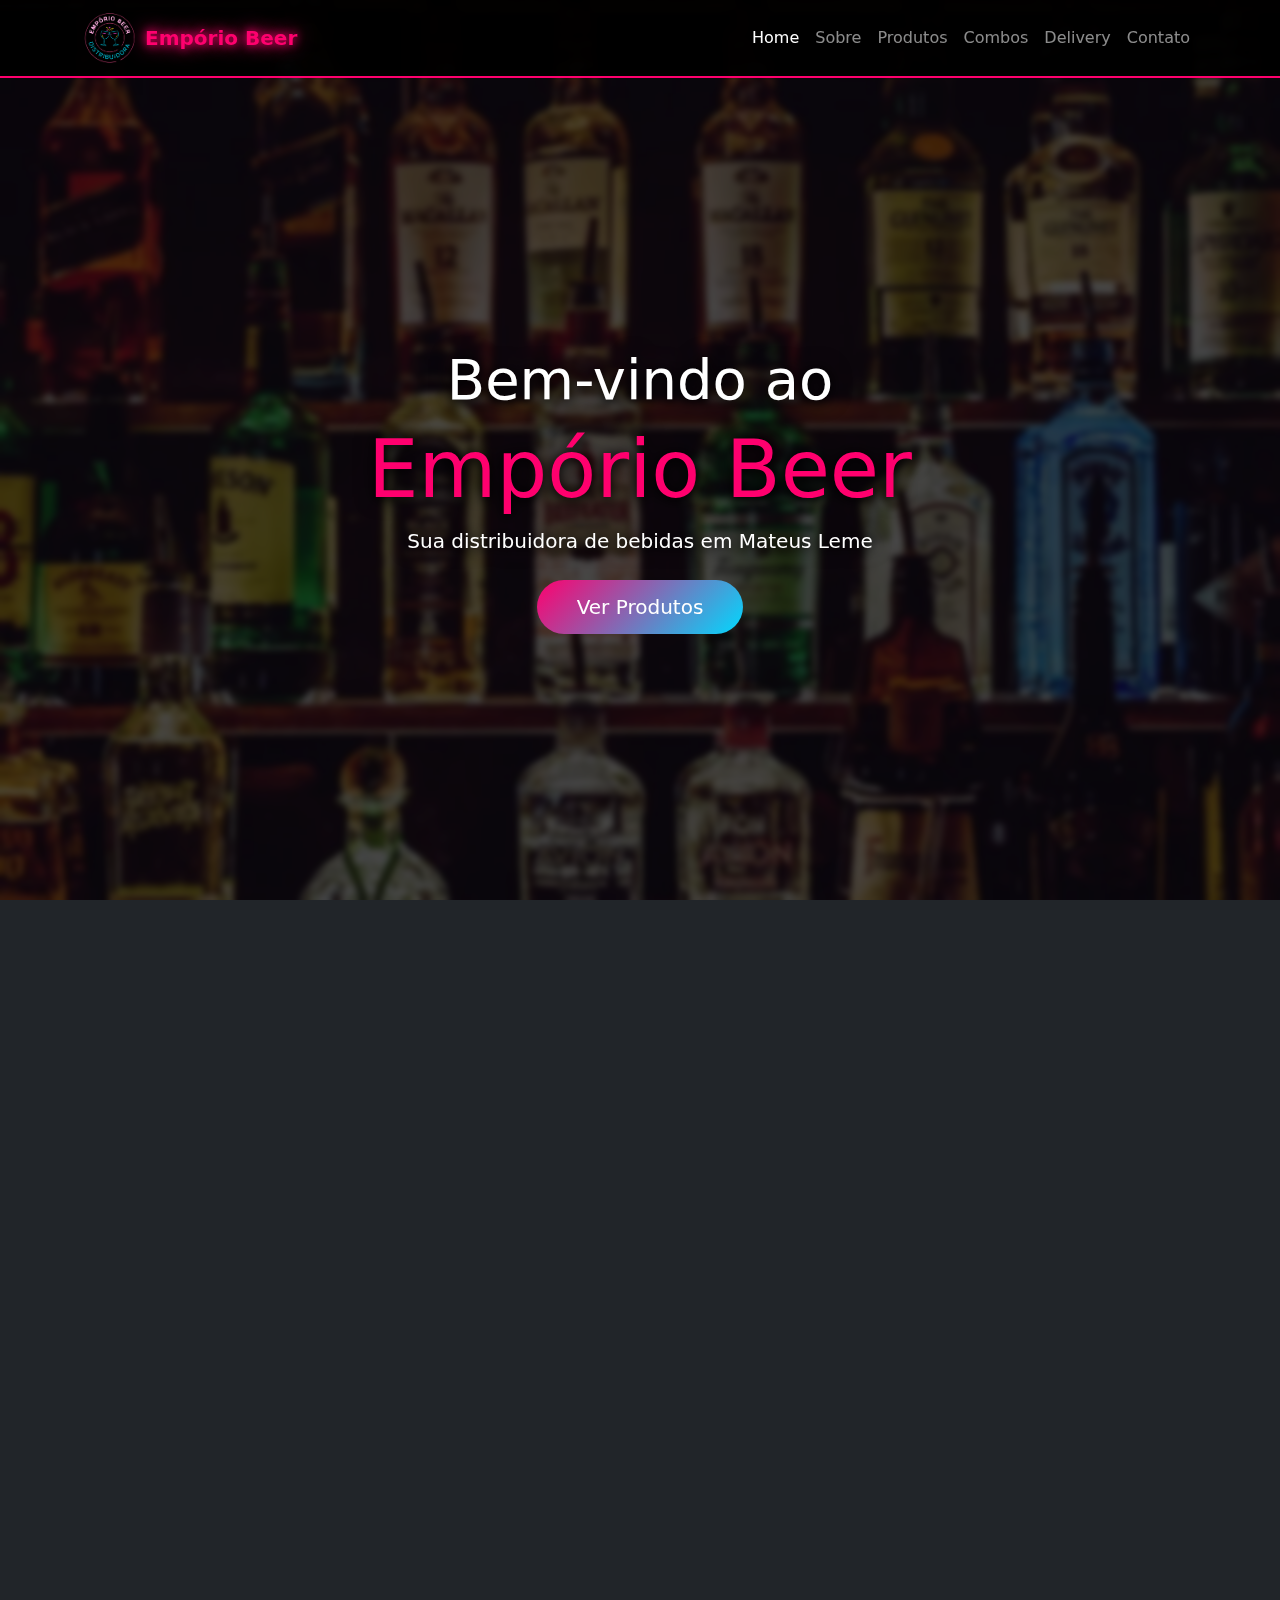
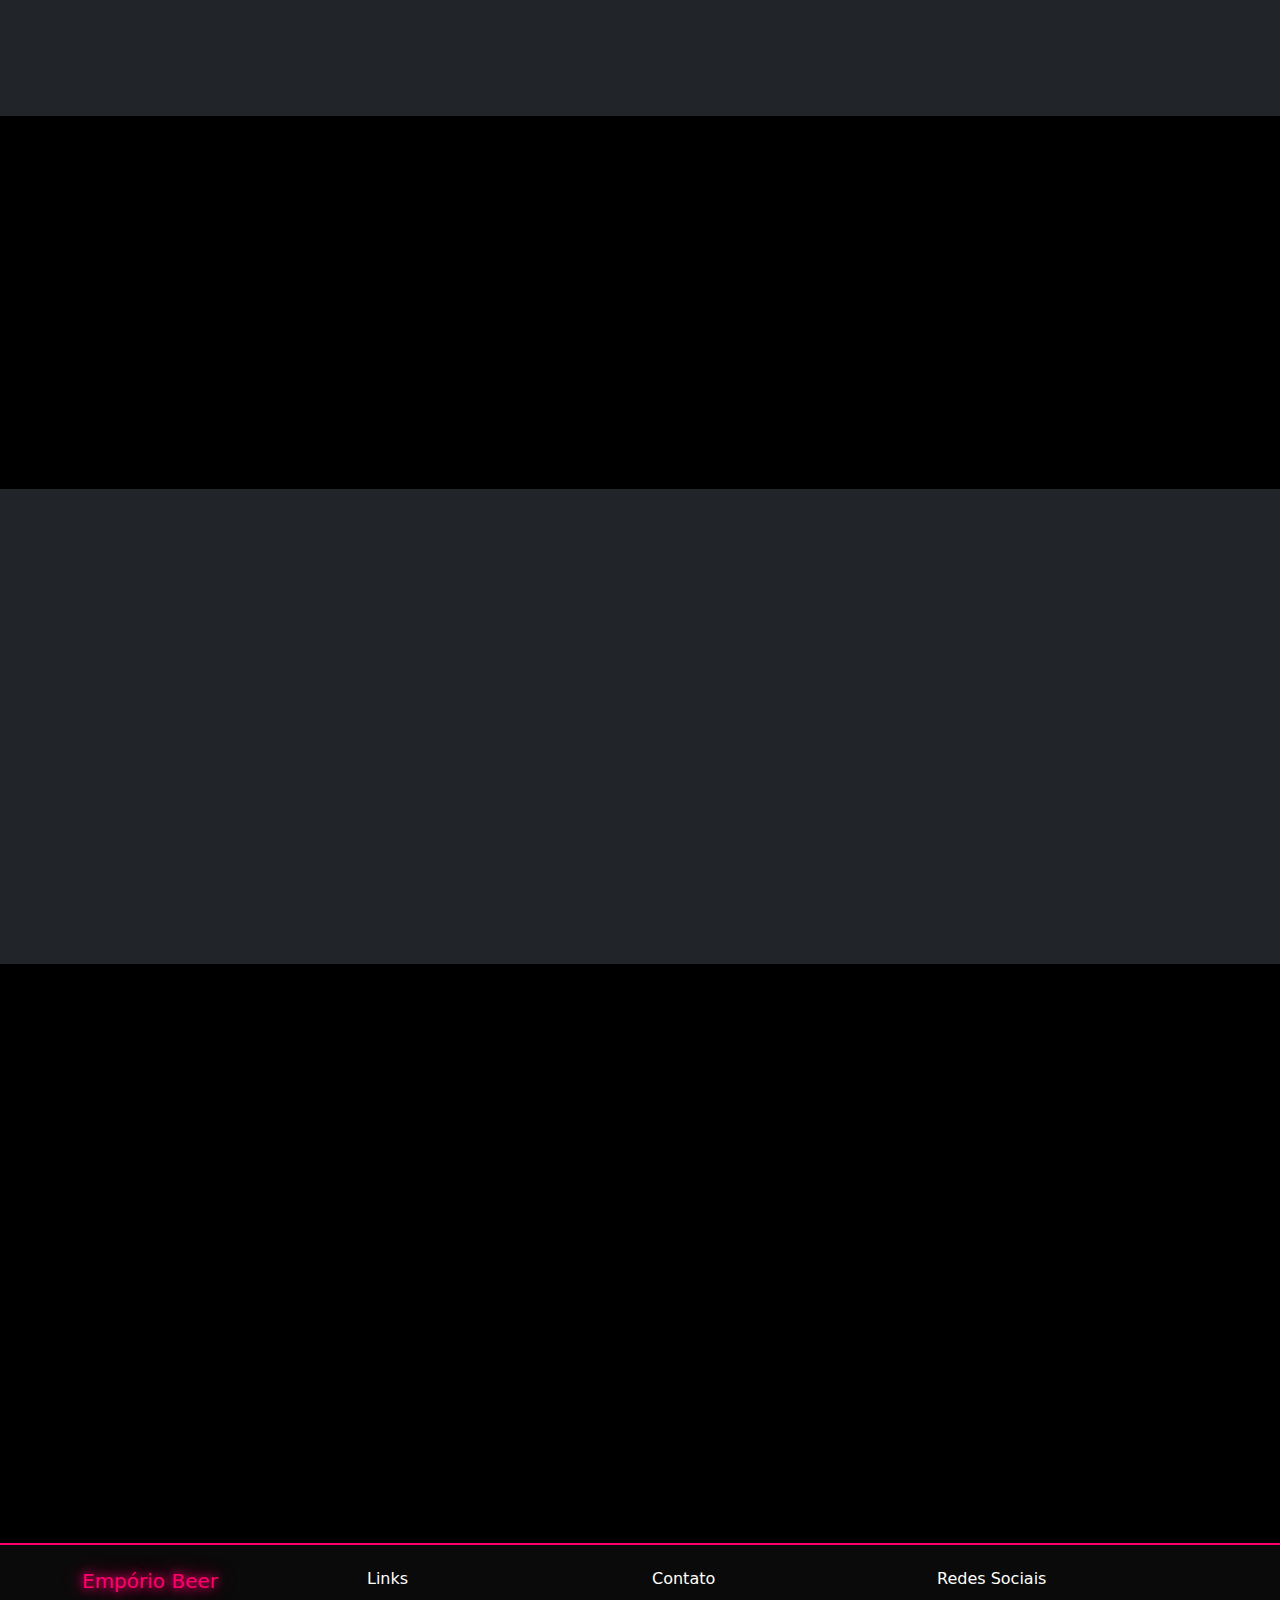
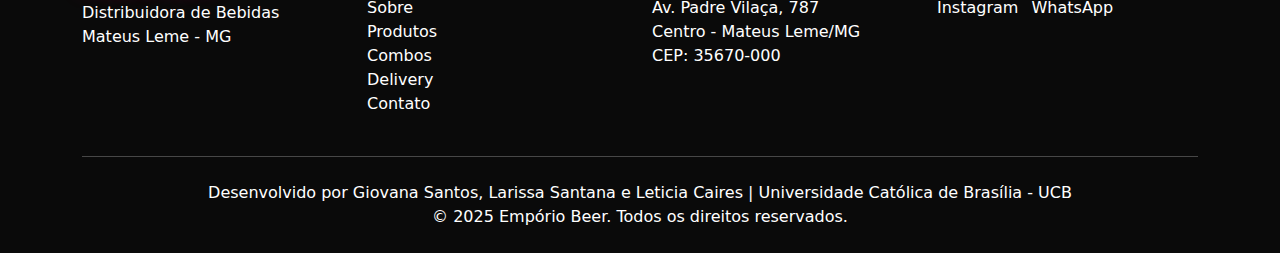
<file: index.html>
<!DOCTYPE html>
<html lang="pt-BR">
<head>
    <meta charset="UTF-8">
    <meta name="viewport" content="width=device-width, initial-scale=1.0">
    <title>Empório Beer | Home</title>

    <!-- Bootstrap CSS -->
    <link href="https://cdn.jsdelivr.net/npm/bootstrap@5.3.0/dist/css/bootstrap.min.css" rel="stylesheet">
    <!-- CSS Customizado -->
    <link rel="stylesheet" href="css/style.css">
</head>
<body>

    <!-- Navbar -->
    <nav class="navbar navbar-expand-lg navbar-dark fixed-top">
        <div class="container">
            <a class="navbar-brand d-flex align-items-center" href="index.html">
                <img src="img/logo.png" alt="Empório Beer" class="logo-img me-2">
                <span class="neon-text"><strong>Empório Beer</strong></span>
            </a>
            <button class="navbar-toggler" type="button" data-bs-toggle="collapse" data-bs-target="#navbarNav">
                <span class="navbar-toggler-icon"></span>
            </button>
            <div class="collapse navbar-collapse" id="navbarNav">
                <ul class="navbar-nav ms-auto">
                    <li class="nav-item"><a class="nav-link active" href="index.html">Home</a></li>
                    <li class="nav-item"><a class="nav-link" href="sobre.html">Sobre</a></li>
                    <li class="nav-item"><a class="nav-link" href="produtos.html">Produtos</a></li>
                    <li class="nav-item"><a class="nav-link" href="combos.html">Combos</a></li>
                    <li class="nav-item"><a class="nav-link" href="delivery.html">Delivery</a></li>
                    <li class="nav-item"><a class="nav-link" href="contato.html">Contato</a></li>
                </ul>
            </div>
        </div>
    </nav>

    <!-- Hero Section -->
    <section class="hero hero-bg d-flex align-items-center justify-content-center text-center">
        <div class="hero-content">
            <h1 class="display-4 fade-in">Bem-vindo ao</h1>
            <h2 class="display-1 neon-text glow fade-in">Empório Beer</h2>
            <p class="lead mb-4 fade-in">Sua distribuidora de bebidas em Mateus Leme</p>
            <a href="produtos.html" class="btn btn-custom btn-lg fade-in">Ver Produtos</a>
        </div>
    </section>

    <!-- Cards de Destaque -->
    <section class="py-5 bg-dark">
        <div class="container">
            <div class="row g-4">
                <div class="col-md-4">
                    <div class="card bg-dark-custom h-100 text-center scroll-item">
                        <img src="img/beer-820011_1280.jpg" class="card-img-top" alt="Cervejas Especiais" style="height: 200px; object-fit: cover;">
                        <div class="card-body">
                            <h3 class="card-title">Cervejas Especiais</h3>
                            <p class="card-text">Amplo catálogo de cervejas artesanais e importadas</p>
                        </div>
                    </div>
                </div>
                <div class="col-md-4">
                    <div class="card bg-dark-custom h-100 text-center scroll-item">
                        <img src="img/delivery.jpg" class="card-img-top" alt="Delivery Rápido" style="height: 200px; object-fit: cover;">
                        <div class="card-body">
                            <h3 class="card-title">Delivery Rápido</h3>
                            <p class="card-text">Entrega em toda Mateus Leme e região</p>
                        </div>
                    </div>
                </div>
                <div class="col-md-4">
                    <div class="card bg-dark-custom h-100 text-center scroll-item">
                        <img src="img/heineken-garrafas.jpg" class="card-img-top" alt="Melhores Preços" style="height: 200px; object-fit: cover;">
                        <div class="card-body">
                            <h3 class="card-title">Melhores Preços</h3>
                            <p class="card-text">Ofertas imperdíveis toda semana</p>
                        </div>
                    </div>
                </div>
                <div class="col-md-4">
                    <div class="card bg-dark-custom h-100 text-center scroll-item" style="border-color: #ff006e !important;">
                        <img src="img/shutterstock_309267611.jpg" class="card-img-top" alt="Churrasquinho" style="height: 200px; object-fit: cover;">
                        <div class="card-body">
                            <h3 class="card-title text-pink">Churrasquinho</h3>
                            <p class="card-text">Toda quinta a partir das 18h!</p>
                            <a href="churrasquinho.html" class="btn btn-sm btn-custom mt-2">Saiba Mais</a>
                        </div>
                    </div>
                </div>
            </div>
        </div>
    </section>

    <!-- Sobre (Preview) -->
    <section class="py-5">
        <div class="container">
            <div class="row align-items-center">
                <div class="col-md-6 scroll-item">
                    <h2 class="section-title mb-4">Quem Somos</h2>
                    <p class="lead">
                        Fundado em 2023, o Empório Beer nasceu do sonho de oferecer as melhores bebidas
                        para a comunidade de Mateus Leme.
                    </p>
                    <p>
                        Com atendimento familiar e produtos de qualidade, nos tornamos referência na região.
                    </p>
                    <a href="sobre.html" class="btn btn-outline-custom">Conheça Nossa História</a>
                </div>
                <div class="col-md-6 scroll-item">
                    <div class="neon-box">
                        <img src="img/QuemSomos003.jpg" alt="Empório Beer" class="img-fluid rounded">
                    </div>
                </div>
            </div>
        </div>
    </section>

    <!-- Churrasquinho -->
    <section class="py-5 bg-dark">
        <div class="container">
            <div class="row align-items-center">
                <div class="col-md-6 scroll-item">
                    <div class="neon-box">
                        <img src="img/shutterstock_309267611.jpg" alt="Churrasquinho" class="img-fluid rounded">
                    </div>
                </div>
                <div class="col-md-6 scroll-item">
                    <h2 class="section-title mb-4">Churrasquinho toda Quinta!</h2>
                    <p class="lead">A partir de quinta-feira, temos churrasquinho delicioso!</p>
                    <p>Venha experimentar nosso churrasquinho preparado com carinho. Perfeito para acompanhar aquela cerveja gelada.</p>
                    <div class="mt-4">
                        <p class="mb-2"><strong>📅 Disponível:</strong> Quinta, Sexta, Sábado e Domingo</p>
                        <p class="mb-2"><strong>⏰ Horário:</strong> A partir das 18h</p>
                    </div>
                    <a href="contato.html" class="btn btn-custom mt-3">Faça seu Pedido</a>
                </div>
            </div>
        </div>
    </section>

    <!-- Produtos Destaque -->
    <section class="py-5">
        <div class="container">
            <h2 class="section-title text-center mb-5 scroll-item">Produtos em Destaque</h2>
            <div class="row g-4">
                <div class="col-md-4">
                    <div class="card bg-dark-custom h-100 scroll-item">
                        <div class="card-img-top placeholder-img-small"></div>
                        <div class="card-body">
                            <h5 class="card-title text-pink">Cervejas Artesanais</h5>
                            <p class="card-text">Seleção especial de cervejas craft</p>
                            <a href="produtos.html" class="btn btn-sm btn-outline-custom">Ver mais</a>
                        </div>
                    </div>
                </div>
                <div class="col-md-4">
                    <div class="card bg-dark-custom h-100 scroll-item">
                        <div class="card-img-top placeholder-img-small"></div>
                        <div class="card-body">
                            <h5 class="card-title text-pink">Vinhos Premium</h5>
                            <p class="card-text">Vinhos nacionais e importados</p>
                            <a href="produtos.html" class="btn btn-sm btn-outline-custom">Ver mais</a>
                        </div>
                    </div>
                </div>
                <div class="col-md-4">
                    <div class="card bg-dark-custom h-100 scroll-item">
                        <div class="card-img-top placeholder-img-small"></div>
                        <div class="card-body">
                            <h5 class="card-title text-pink">Destilados</h5>
                            <p class="card-text">Whiskys, vodkas e muito mais</p>
                            <a href="produtos.html" class="btn btn-sm btn-outline-custom">Ver mais</a>
                        </div>
                    </div>
                </div>
            </div>
        </div>
    </section>

    <!-- Footer -->
    <footer class="footer py-4 mt-5">
        <div class="container">
            <div class="row">
                <div class="col-md-3">
                    <h5 class="neon-text">Empório Beer</h5>
                    <p>Distribuidora de Bebidas<br>Mateus Leme - MG</p>
                </div>
                <div class="col-md-3">
                    <h6>Links</h6>
                    <ul class="list-unstyled">
                        <li><a href="sobre.html">Sobre</a></li>
                        <li><a href="produtos.html">Produtos</a></li>
                        <li><a href="combos.html">Combos</a></li>
                        <li><a href="delivery.html">Delivery</a></li>
                        <li><a href="contato.html">Contato</a></li>
                    </ul>
                </div>
                <div class="col-md-3">
                    <h6>Contato</h6>
                    <p>Av. Padre Vilaça, 787<br>
                    Centro - Mateus Leme/MG<br>
                    CEP: 35670-000</p>
                </div>
                <div class="col-md-3">
                    <h6>Redes Sociais</h6>
                    <a href="https://instagram.com/emporio_beer_distribuidora" class="text-decoration-none me-2" target="_blank">Instagram</a>
                    <a href="#" class="text-decoration-none" target="_blank">WhatsApp</a>
                </div>
            </div>
            <hr class="my-4">
            <div class="text-center">
                <p class="mb-0">Desenvolvido por Giovana Santos, Larissa Santana e Leticia Caires | Universidade Católica de Brasília - UCB</p>
                <p class="mb-0">&copy; 2025 Empório Beer. Todos os direitos reservados.</p>
            </div>
        </div>
    </footer>

    <!-- Bootstrap JS -->
    <script src="https://cdn.jsdelivr.net/npm/bootstrap@5.3.0/dist/js/bootstrap.bundle.min.js"></script>
    <!-- JavaScript Customizado -->
    <script src="js/script.js"></script>
</body>
</html>
</file>
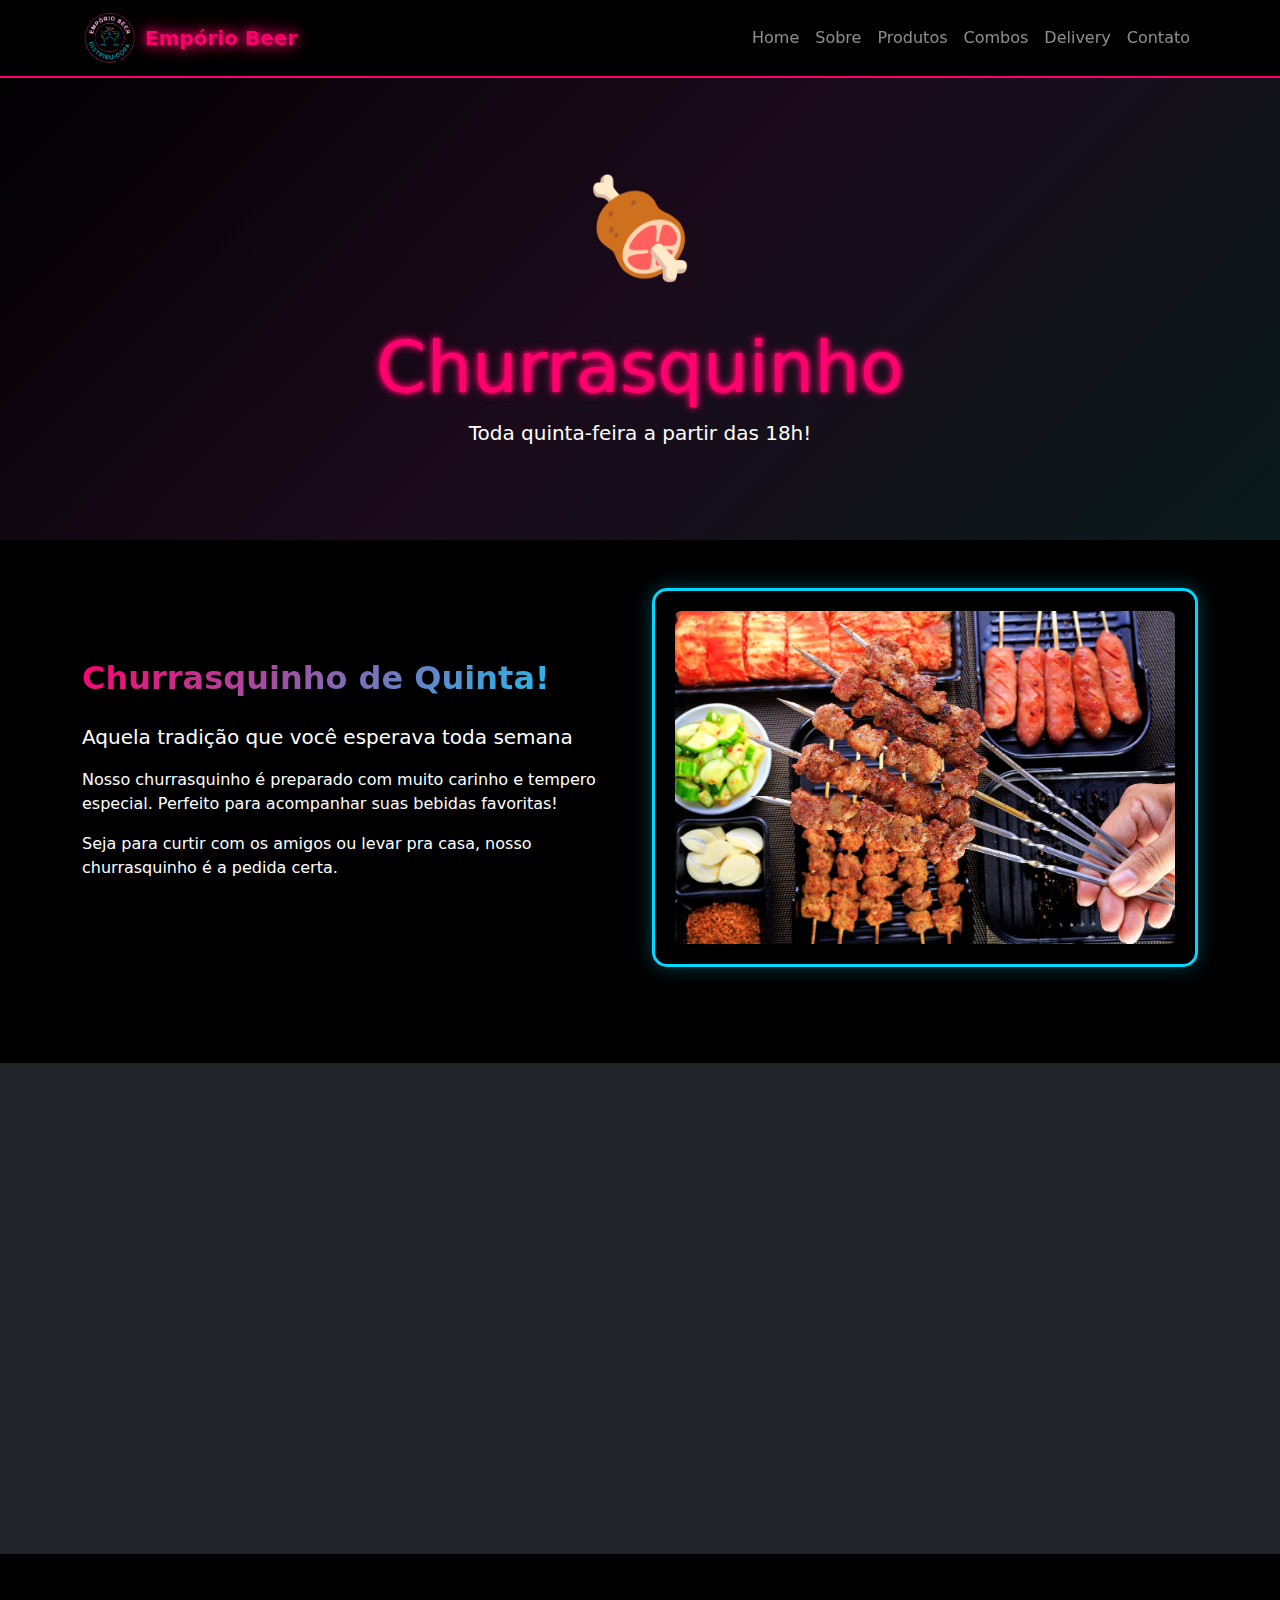
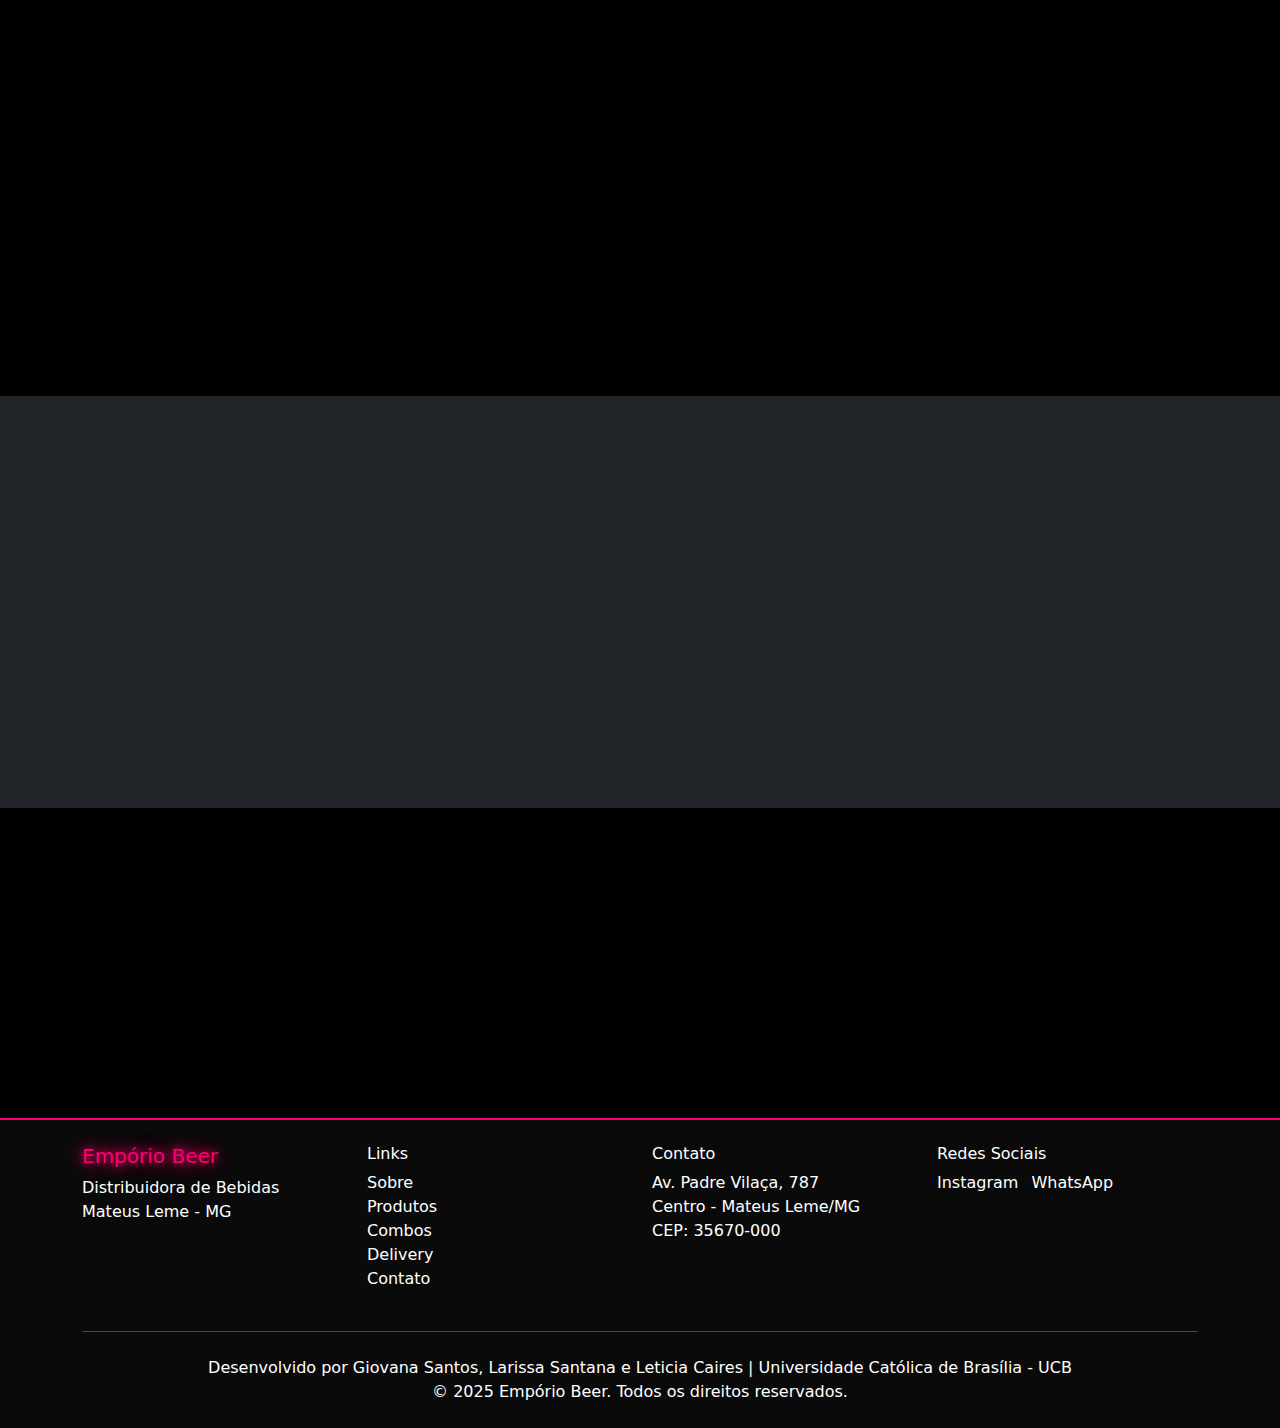
<file: churrasquinho.html>
<!DOCTYPE html>
<html lang="pt-BR">
<head>
    <meta charset="UTF-8">
    <meta name="viewport" content="width=device-width, initial-scale=1.0">
    <title>Churrasquinho | Empório Beer</title>
    <link href="https://cdn.jsdelivr.net/npm/bootstrap@5.3.0/dist/css/bootstrap.min.css" rel="stylesheet">
    <link rel="stylesheet" href="css/style.css">
</head>
<body>

    <!-- Navbar -->
    <nav class="navbar navbar-expand-lg navbar-dark fixed-top">
        <div class="container">
            <a class="navbar-brand d-flex align-items-center" href="index.html">
                <img src="img/logo.png" alt="Empório Beer" class="logo-img me-2">
                <span class="neon-text"><strong>Empório Beer</strong></span>
            </a>
            <button class="navbar-toggler" type="button" data-bs-toggle="collapse" data-bs-target="#navbarNav">
                <span class="navbar-toggler-icon"></span>
            </button>
            <div class="collapse navbar-collapse" id="navbarNav">
                <ul class="navbar-nav ms-auto">
                    <li class="nav-item"><a class="nav-link" href="index.html">Home</a></li>
                    <li class="nav-item"><a class="nav-link" href="sobre.html">Sobre</a></li>
                    <li class="nav-item"><a class="nav-link" href="produtos.html">Produtos</a></li>
                    <li class="nav-item"><a class="nav-link" href="combos.html">Combos</a></li>
                    <li class="nav-item"><a class="nav-link" href="delivery.html">Delivery</a></li>
                    <li class="nav-item"><a class="nav-link" href="contato.html">Contato</a></li>
                </ul>
            </div>
        </div>
    </nav>

    <!-- Header -->
    <section class="hero d-flex align-items-center justify-content-center text-center" style="min-height: 60vh;">
        <div>
            <div style="font-size: 6rem;" class="mb-4">🍖</div>
            <h1 class="display-2 neon-text glow">Churrasquinho</h1>
            <p class="lead">Toda quinta-feira a partir das 18h!</p>
        </div>
    </section>

    <!-- Informações -->
    <section class="py-5">
        <div class="container">
            <div class="row align-items-center mb-5">
                <div class="col-md-6 scroll-item">
                    <h2 class="section-title mb-4">Churrasquinho de Quinta!</h2>
                    <p class="lead">Aquela tradição que você esperava toda semana</p>
                    <p>Nosso churrasquinho é preparado com muito carinho e tempero especial. Perfeito para acompanhar suas bebidas favoritas!</p>
                    <p>Seja para curtir com os amigos ou levar pra casa, nosso churrasquinho é a pedida certa.</p>
                </div>
                <div class="col-md-6 scroll-item">
                    <div class="neon-box">
                        <img src="img/barbecue-6875420_1280.jpg" alt="Churrasquinho Empório Beer" class="img-fluid rounded">
                    </div>
                </div>
            </div>
        </div>
    </section>

    <!-- Detalhes -->
    <section class="py-5 bg-dark">
        <div class="container">
            <h2 class="section-title text-center mb-5 scroll-item">Quando Funciona</h2>
            <div class="row g-4">
                <div class="col-md-3">
                    <div class="card bg-dark-custom h-100 text-center scroll-item">
                        <div class="card-body p-4">
                            <div class="icon-box mb-3">📅</div>
                            <h5 class="text-pink">Dias</h5>
                            <p>Quinta-feira<br>Sexta-feira<br>Sábado<br>Domingo</p>
                        </div>
                    </div>
                </div>
                <div class="col-md-3">
                    <div class="card bg-dark-custom h-100 text-center scroll-item">
                        <div class="card-body p-4">
                            <div class="icon-box mb-3">⏰</div>
                            <h5 class="text-pink">Horário</h5>
                            <p>A partir das<br><strong class="text-pink">18h</strong><br>Enquanto durar o estoque</p>
                        </div>
                    </div>
                </div>
                <div class="col-md-3">
                    <div class="card bg-dark-custom h-100 text-center scroll-item">
                        <div class="card-body p-4">
                            <div class="icon-box mb-3">🏠</div>
                            <h5 class="text-pink">No Local</h5>
                            <p>Venha até<br>o Empório Beer<br>e aproveite!</p>
                        </div>
                    </div>
                </div>
                <div class="col-md-3">
                    <div class="card bg-dark-custom h-100 text-center scroll-item">
                        <div class="card-body p-4">
                            <div class="icon-box mb-3">🚚</div>
                            <h5 class="text-pink">Delivery</h5>
                            <p>Também<br>entregamos<br>na sua casa!</p>
                        </div>
                    </div>
                </div>
            </div>
        </div>
    </section>

    <!-- Combinações -->
    <section class="py-5">
        <div class="container">
            <h2 class="section-title text-center mb-5 scroll-item">Combinações Perfeitas</h2>
            <div class="row g-4">
                <div class="col-md-4">
                    <div class="card bg-dark-custom h-100 text-center scroll-item">
                        <div class="card-body p-4">
                            <div class="icon-box mb-3">🍺</div>
                            <h5 class="text-pink">Churras + Cerveja</h5>
                            <p>A combinação clássica que nunca falha</p>
                        </div>
                    </div>
                </div>
                <div class="col-md-4">
                    <div class="card bg-dark-custom h-100 text-center scroll-item">
                        <div class="card-body p-4">
                            <div class="icon-box mb-3">🥤</div>
                            <h5 class="text-pink">Churras + Refrigerante</h5>
                            <p>Para quem prefere sem álcool</p>
                        </div>
                    </div>
                </div>
                <div class="col-md-4">
                    <div class="card bg-dark-custom h-100 text-center scroll-item">
                        <div class="card-body p-4">
                            <div class="icon-box mb-3">🍹</div>
                            <h5 class="text-pink">Churras + Caipirinha</h5>
                            <p>Para aquele momento especial</p>
                        </div>
                    </div>
                </div>
            </div>
        </div>
    </section>

    <!-- Dicas -->
    <section class="py-5 bg-dark">
        <div class="container">
            <div class="row">
                <div class="col-md-8 mx-auto text-center">
                    <h2 class="section-title mb-4 scroll-item">Dica do Chef</h2>
                    <div class="card bg-dark-custom scroll-item">
                        <div class="card-body p-5">
                            <p class="lead mb-4">"Nosso churrasquinho é temperado com ingredientes selecionados e preparado na hora. O segredo está no carinho e no ponto perfeito da carne!"</p>
                            <p class="text-pink"><strong>- Equipe Empório Beer</strong></p>
                        </div>
                    </div>
                </div>
            </div>
        </div>
    </section>

    <!-- CTA -->
    <section class="py-5 text-center">
        <div class="container">
            <h3 class="section-title mb-4 scroll-item">Não perca essa delícia!</h3>
            <p class="lead mb-4 scroll-item">Toda quinta a partir das 18h</p>
            <div class="scroll-item">
                <a href="contato.html" class="btn btn-custom btn-lg me-3">Pedir Agora</a>
                <a href="produtos.html" class="btn btn-outline-custom btn-lg">Ver Bebidas</a>
            </div>
        </div>
    </section>

    <!-- Footer -->
    <footer class="footer py-4 mt-5">
        <div class="container">
            <div class="row">
                <div class="col-md-3">
                    <h5 class="neon-text">Empório Beer</h5>
                    <p>Distribuidora de Bebidas<br>Mateus Leme - MG</p>
                </div>
                <div class="col-md-3">
                    <h6>Links</h6>
                    <ul class="list-unstyled">
                        <li><a href="sobre.html">Sobre</a></li>
                        <li><a href="produtos.html">Produtos</a></li>
                        <li><a href="combos.html">Combos</a></li>
                        <li><a href="delivery.html">Delivery</a></li>
                        <li><a href="contato.html">Contato</a></li>
                    </ul>
                </div>
                <div class="col-md-3">
                    <h6>Contato</h6>
                    <p>Av. Padre Vilaça, 787<br>
                    Centro - Mateus Leme/MG<br>
                    CEP: 35670-000</p>
                </div>
                <div class="col-md-3">
                    <h6>Redes Sociais</h6>
                    <a href="https://instagram.com/emporio_beer_distribuidora" class="text-decoration-none me-2" target="_blank">Instagram</a>
                    <a href="#" class="text-decoration-none" target="_blank">WhatsApp</a>
                </div>
            </div>
            <hr class="my-4">
            <div class="text-center">
                <p class="mb-0">Desenvolvido por Giovana Santos, Larissa Santana e Leticia Caires | Universidade Católica de Brasília - UCB</p>
                <p class="mb-0">&copy; 2025 Empório Beer. Todos os direitos reservados.</p>
            </div>
        </div>
    </footer>

    <script src="https://cdn.jsdelivr.net/npm/bootstrap@5.3.0/dist/js/bootstrap.bundle.min.js"></script>
    <script src="js/script.js"></script>
</body>
</html>
</file>
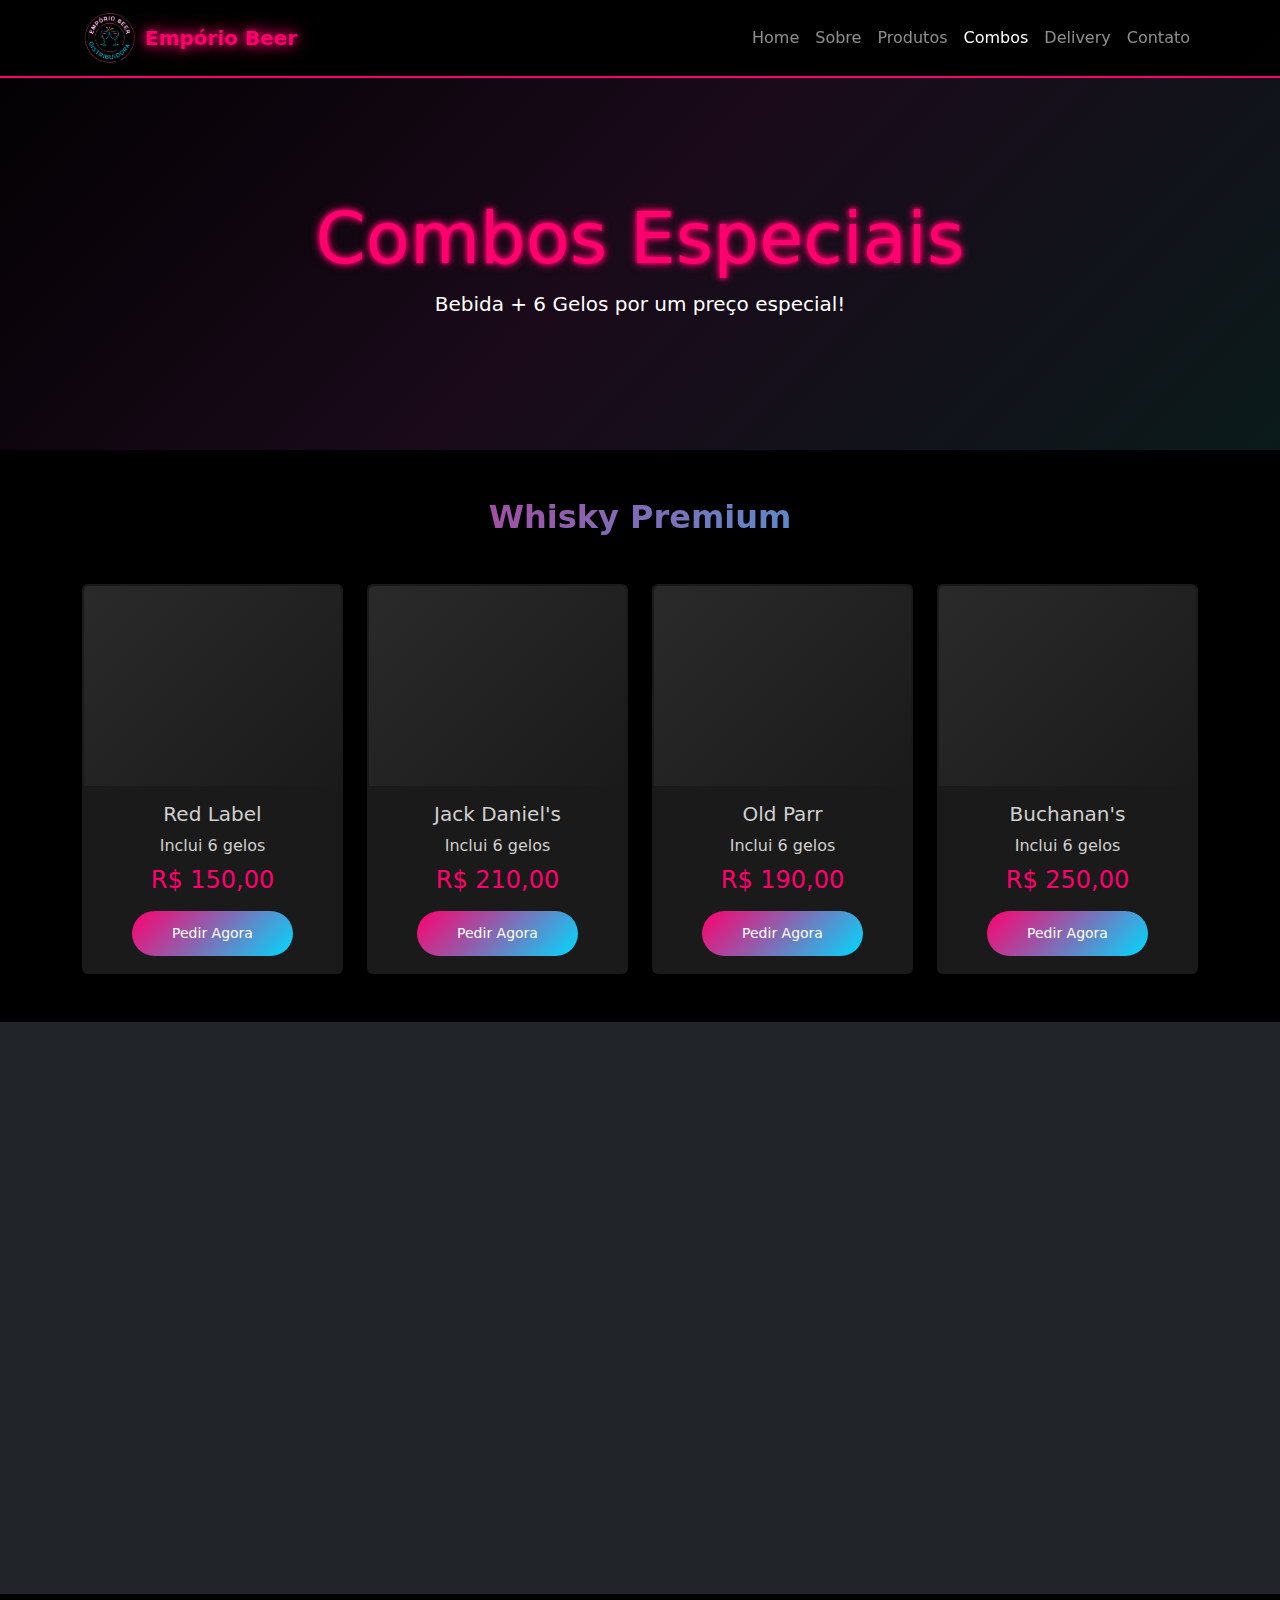
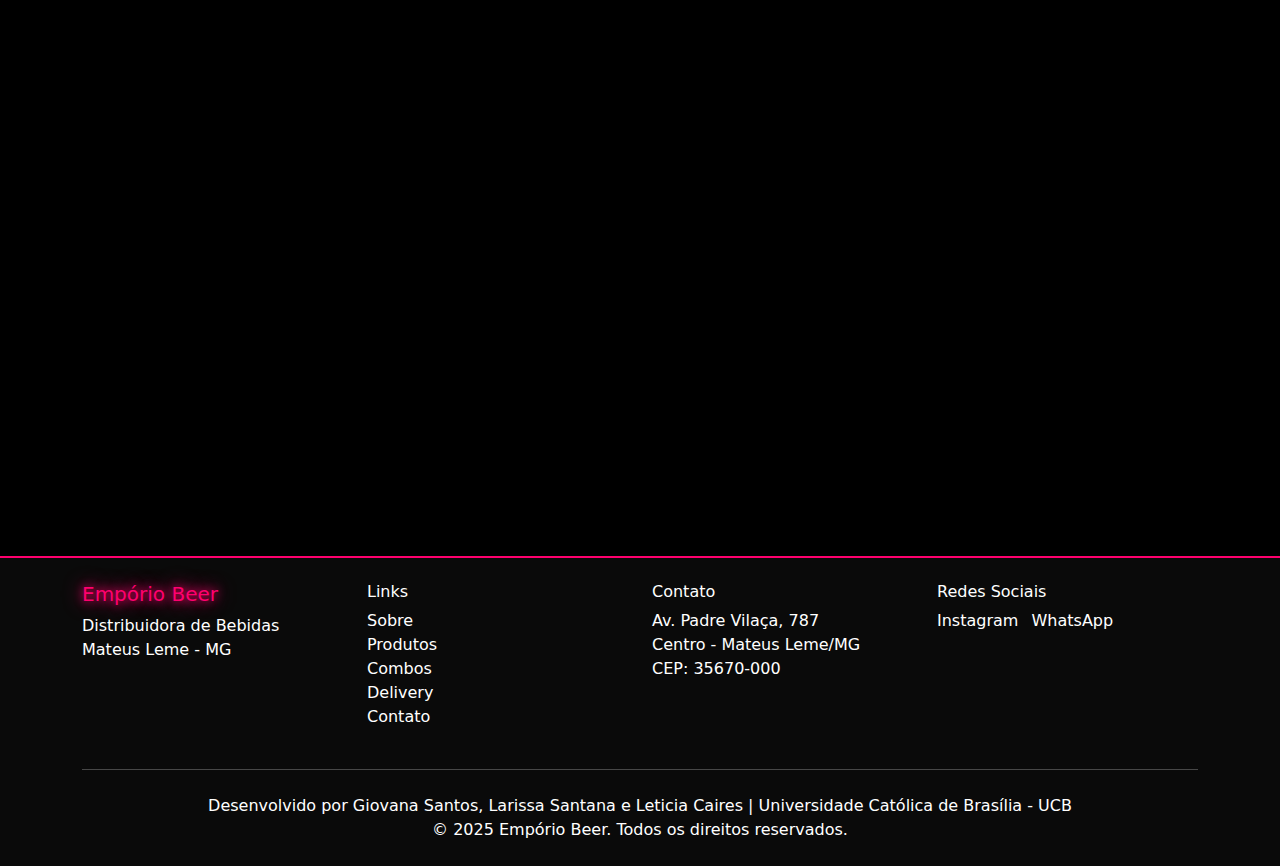
<file: combos.html>
<!DOCTYPE html>
<html lang="pt-BR">
<head>
    <meta charset="UTF-8">
    <meta name="viewport" content="width=device-width, initial-scale=1.0">
    <title>Combos | Empório Beer</title>
    <link href="https://cdn.jsdelivr.net/npm/bootstrap@5.3.0/dist/css/bootstrap.min.css" rel="stylesheet">
    <link rel="stylesheet" href="css/style.css">
</head>
<body>

    <!-- Navbar -->
    <nav class="navbar navbar-expand-lg navbar-dark fixed-top">
        <div class="container">
            <a class="navbar-brand d-flex align-items-center" href="index.html">
                <img src="img/logo.png" alt="Empório Beer" class="logo-img me-2">
                <span class="neon-text"><strong>Empório Beer</strong></span>
            </a>
            <button class="navbar-toggler" type="button" data-bs-toggle="collapse" data-bs-target="#navbarNav">
                <span class="navbar-toggler-icon"></span>
            </button>
            <div class="collapse navbar-collapse" id="navbarNav">
                <ul class="navbar-nav ms-auto">
                    <li class="nav-item"><a class="nav-link" href="index.html">Home</a></li>
                    <li class="nav-item"><a class="nav-link" href="sobre.html">Sobre</a></li>
                    <li class="nav-item"><a class="nav-link" href="produtos.html">Produtos</a></li>
                    <li class="nav-item"><a class="nav-link active" href="combos.html">Combos</a></li>
                    <li class="nav-item"><a class="nav-link" href="delivery.html">Delivery</a></li>
                    <li class="nav-item"><a class="nav-link" href="contato.html">Contato</a></li>
                </ul>
            </div>
        </div>
    </nav>

    <!-- Header -->
    <section class="hero d-flex align-items-center justify-content-center text-center" style="min-height: 50vh;">
        <div>
            <h1 class="display-2 neon-text glow">Combos Especiais</h1>
            <p class="lead">Bebida + 6 Gelos por um preço especial!</p>
        </div>
    </section>

    <!-- Combos Whisky Premium -->
    <section class="py-5">
        <div class="container">
            <h2 class="section-title text-center mb-5 scroll-item">Whisky Premium</h2>
            <div class="row g-4">
                <div class="col-md-3">
                    <div class="card bg-dark-custom h-100 text-center scroll-item">
                        <div class="card-img-top placeholder-img-small"></div>
                        <div class="card-body">
                            <h5 class="card-title text-pink">Red Label</h5>
                            <p class="card-text mb-2">Inclui 6 gelos</p>
                            <h4 class="text-pink mb-3">R$ 150,00</h4>
                            <a href="contato.html" class="btn btn-sm btn-custom">Pedir Agora</a>
                        </div>
                    </div>
                </div>
                <div class="col-md-3">
                    <div class="card bg-dark-custom h-100 text-center scroll-item">
                        <div class="card-img-top placeholder-img-small"></div>
                        <div class="card-body">
                            <h5 class="card-title text-pink">Jack Daniel's</h5>
                            <p class="card-text mb-2">Inclui 6 gelos</p>
                            <h4 class="text-pink mb-3">R$ 210,00</h4>
                            <a href="contato.html" class="btn btn-sm btn-custom">Pedir Agora</a>
                        </div>
                    </div>
                </div>
                <div class="col-md-3">
                    <div class="card bg-dark-custom h-100 text-center scroll-item">
                        <div class="card-img-top placeholder-img-small"></div>
                        <div class="card-body">
                            <h5 class="card-title text-pink">Old Parr</h5>
                            <p class="card-text mb-2">Inclui 6 gelos</p>
                            <h4 class="text-pink mb-3">R$ 190,00</h4>
                            <a href="contato.html" class="btn btn-sm btn-custom">Pedir Agora</a>
                        </div>
                    </div>
                </div>
                <div class="col-md-3">
                    <div class="card bg-dark-custom h-100 text-center scroll-item">
                        <div class="card-img-top placeholder-img-small"></div>
                        <div class="card-body">
                            <h5 class="card-title text-pink">Buchanan's</h5>
                            <p class="card-text mb-2">Inclui 6 gelos</p>
                            <h4 class="text-pink mb-3">R$ 250,00</h4>
                            <a href="contato.html" class="btn btn-sm btn-custom">Pedir Agora</a>
                        </div>
                    </div>
                </div>
            </div>
        </div>
    </section>

    <!-- Combos Whisky Nacional -->
    <section class="py-5 bg-dark">
        <div class="container">
            <h2 class="section-title text-center mb-5 scroll-item">Whisky Nacional</h2>
            <div class="row g-4 justify-content-center">
                <div class="col-md-4">
                    <div class="card bg-dark-custom h-100 text-center scroll-item">
                        <div class="card-img-top placeholder-img-small"></div>
                        <div class="card-body">
                            <h5 class="card-title text-pink">Black Jocker</h5>
                            <p class="card-text mb-2">Inclui 6 gelos</p>
                            <h4 class="text-pink mb-3">R$ 65,00</h4>
                            <a href="contato.html" class="btn btn-sm btn-custom">Pedir Agora</a>
                        </div>
                    </div>
                </div>
                <div class="col-md-4">
                    <div class="card bg-dark-custom h-100 text-center scroll-item">
                        <div class="card-img-top placeholder-img-small"></div>
                        <div class="card-body">
                            <h5 class="card-title text-pink">Old Eight</h5>
                            <p class="card-text mb-2">Inclui 6 gelos</p>
                            <h4 class="text-pink mb-3">R$ 70,00</h4>
                            <a href="contato.html" class="btn btn-sm btn-custom">Pedir Agora</a>
                        </div>
                    </div>
                </div>
                <div class="col-md-4">
                    <div class="card bg-dark-custom h-100 text-center scroll-item">
                        <div class="card-img-top placeholder-img-small"></div>
                        <div class="card-body">
                            <h5 class="card-title text-pink">Cavalo</h5>
                            <p class="card-text mb-2">Inclui 6 gelos</p>
                            <h4 class="text-pink mb-3">R$ 130,00</h4>
                            <a href="contato.html" class="btn btn-sm btn-custom">Pedir Agora</a>
                        </div>
                    </div>
                </div>
            </div>
        </div>
    </section>

    <!-- Informações Adicionais -->
    <section class="py-5">
        <div class="container">
            <div class="row">
                <div class="col-md-8 mx-auto">
                    <div class="card bg-dark-custom scroll-item">
                        <div class="card-body p-5 text-center">
                            <h3 class="section-title mb-4">Como Funciona?</h3>
                            <p class="lead mb-3">Todos os nossos combos incluem:</p>
                            <ul class="list-unstyled">
                                <li class="mb-2">✓ 1 Garrafa da bebida escolhida</li>
                                <li class="mb-2">✓ 6 Gelos de qualidade</li>
                                <li class="mb-2">✓ Entrega rápida em Mateus Leme</li>
                                <li class="mb-2">✓ Pagamento facilitado (Dinheiro, PIX ou Cartão)</li>
                            </ul>
                            <a href="contato.html" class="btn btn-custom btn-lg mt-4">Faça seu Pedido</a>
                        </div>
                    </div>
                </div>
            </div>
        </div>
    </section>

    <!-- Footer -->
    <footer class="footer py-4 mt-5">
        <div class="container">
            <div class="row">
                <div class="col-md-3">
                    <h5 class="neon-text">Empório Beer</h5>
                    <p>Distribuidora de Bebidas<br>Mateus Leme - MG</p>
                </div>
                <div class="col-md-3">
                    <h6>Links</h6>
                    <ul class="list-unstyled">
                        <li><a href="sobre.html">Sobre</a></li>
                        <li><a href="produtos.html">Produtos</a></li>
                        <li><a href="combos.html">Combos</a></li>
                        <li><a href="delivery.html">Delivery</a></li>
                        <li><a href="contato.html">Contato</a></li>
                    </ul>
                </div>
                <div class="col-md-3">
                    <h6>Contato</h6>
                    <p>Av. Padre Vilaça, 787<br>
                    Centro - Mateus Leme/MG<br>
                    CEP: 35670-000</p>
                </div>
                <div class="col-md-3">
                    <h6>Redes Sociais</h6>
                    <a href="https://instagram.com/emporio_beer_distribuidora" class="text-decoration-none me-2" target="_blank">Instagram</a>
                    <a href="#" class="text-decoration-none" target="_blank">WhatsApp</a>
                </div>
            </div>
            <hr class="my-4">
            <div class="text-center">
                <p class="mb-0">Desenvolvido por Giovana Santos, Larissa Santana e Leticia Caires | Universidade Católica de Brasília - UCB</p>
                <p class="mb-0">&copy; 2025 Empório Beer. Todos os direitos reservados.</p>
            </div>
        </div>
    </footer>

    <script src="https://cdn.jsdelivr.net/npm/bootstrap@5.3.0/dist/js/bootstrap.bundle.min.js"></script>
    <script src="js/script.js"></script>
</body>
</html>
</file>
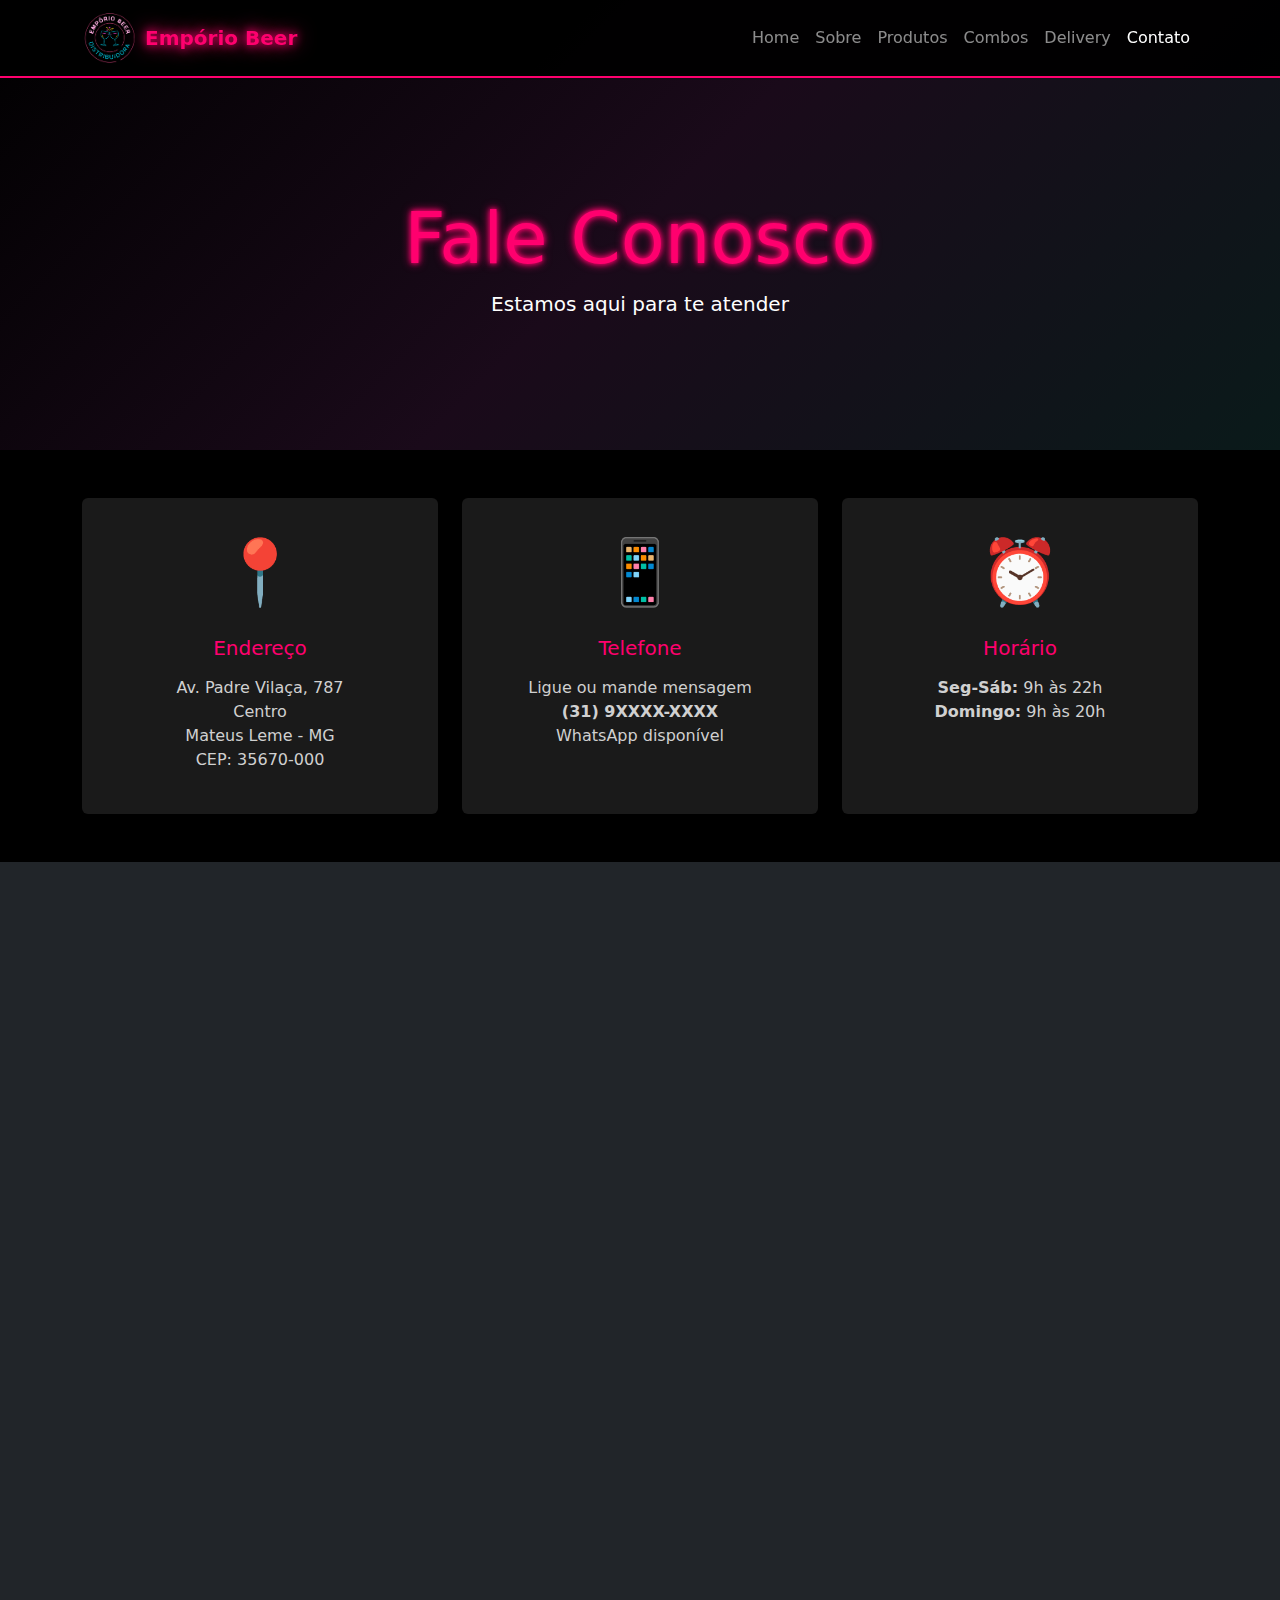
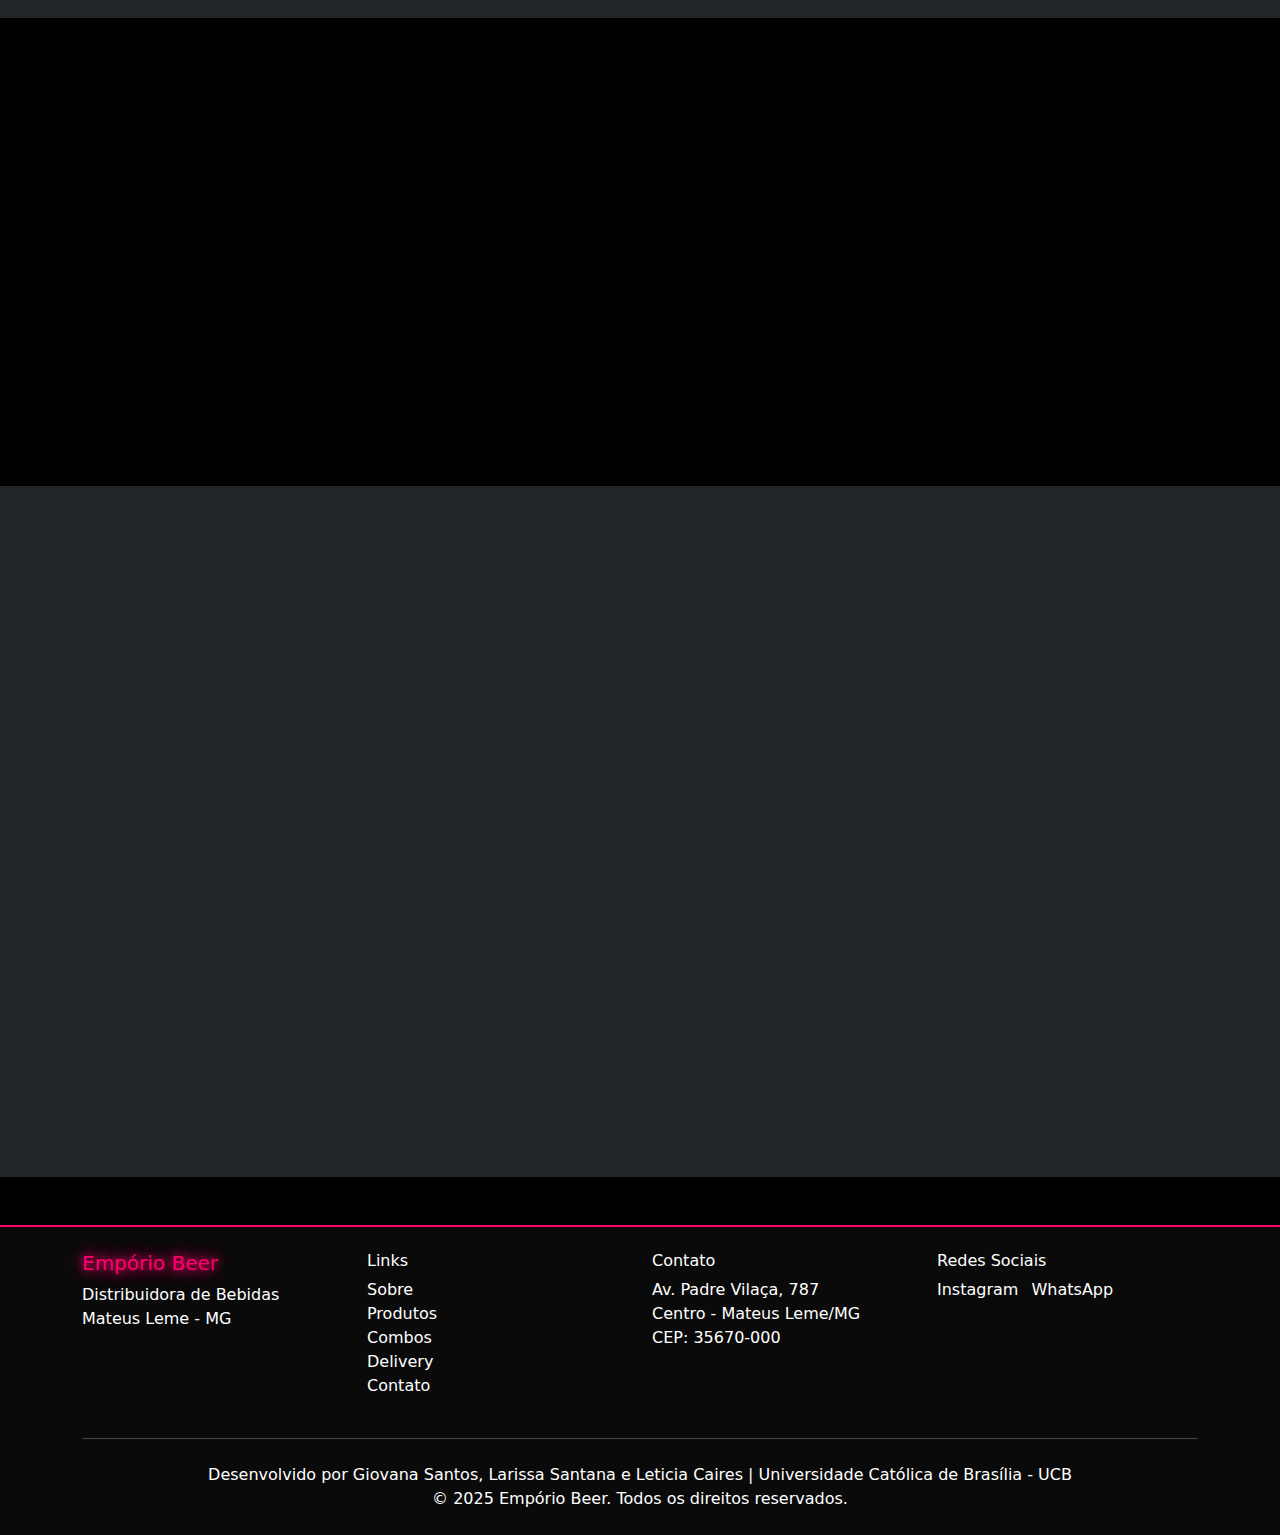
<file: contato.html>
<!DOCTYPE html>
<html lang="pt-BR">
<head>
    <meta charset="UTF-8">
    <meta name="viewport" content="width=device-width, initial-scale=1.0">
    <title>Contato | Empório Beer</title>
    <link href="https://cdn.jsdelivr.net/npm/bootstrap@5.3.0/dist/css/bootstrap.min.css" rel="stylesheet">
    <link rel="stylesheet" href="css/style.css">
</head>
<body>

    <!-- Navbar -->
    <nav class="navbar navbar-expand-lg navbar-dark fixed-top">
        <div class="container">
            <a class="navbar-brand d-flex align-items-center" href="index.html">
                <img src="img/logo.png" alt="Empório Beer" class="logo-img me-2">
                <span class="neon-text"><strong>Empório Beer</strong></span>
            </a>
            <button class="navbar-toggler" type="button" data-bs-toggle="collapse" data-bs-target="#navbarNav">
                <span class="navbar-toggler-icon"></span>
            </button>
            <div class="collapse navbar-collapse" id="navbarNav">
                <ul class="navbar-nav ms-auto">
                    <li class="nav-item"><a class="nav-link" href="index.html">Home</a></li>
                    <li class="nav-item"><a class="nav-link" href="sobre.html">Sobre</a></li>
                    <li class="nav-item"><a class="nav-link" href="produtos.html">Produtos</a></li>
                    <li class="nav-item"><a class="nav-link" href="combos.html">Combos</a></li>
                    <li class="nav-item"><a class="nav-link" href="delivery.html">Delivery</a></li>
                    <li class="nav-item"><a class="nav-link active" href="contato.html">Contato</a></li>
                </ul>
            </div>
        </div>
    </nav>

    <!-- Header -->
    <section class="hero d-flex align-items-center justify-content-center text-center" style="min-height: 50vh;">
        <div>
            <h1 class="display-2 neon-text glow">Fale Conosco</h1>
            <p class="lead">Estamos aqui para te atender</p>
        </div>
    </section>

    <!-- Informações de Contato -->
    <section class="py-5">
        <div class="container">
            <div class="row g-4">
                <div class="col-md-4">
                    <div class="card bg-dark-custom h-100 text-center scroll-item">
                        <div class="card-body p-4">
                            <div class="icon-box mb-3">📍</div>
                            <h5 class="text-pink mb-3">Endereço</h5>
                            <p>Av. Padre Vilaça, 787<br>
                            Centro<br>
                            Mateus Leme - MG<br>
                            CEP: 35670-000</p>
                        </div>
                    </div>
                </div>
                <div class="col-md-4">
                    <div class="card bg-dark-custom h-100 text-center scroll-item">
                        <div class="card-body p-4">
                            <div class="icon-box mb-3">📱</div>
                            <h5 class="text-pink mb-3">Telefone</h5>
                            <p>Ligue ou mande mensagem<br>
                            <strong>(31) 9XXXX-XXXX</strong><br>
                            WhatsApp disponível</p>
                        </div>
                    </div>
                </div>
                <div class="col-md-4">
                    <div class="card bg-dark-custom h-100 text-center scroll-item">
                        <div class="card-body p-4">
                            <div class="icon-box mb-3">⏰</div>
                            <h5 class="text-pink mb-3">Horário</h5>
                            <p><strong>Seg-Sáb:</strong> 9h às 22h<br>
                            <strong>Domingo:</strong> 9h às 20h</p>
                        </div>
                    </div>
                </div>
            </div>
        </div>
    </section>

    <!-- Formulário de Contato -->
    <section class="py-5 bg-dark">
        <div class="container">
            <div class="row">
                <div class="col-md-8 mx-auto">
                    <h2 class="section-title text-center mb-5 scroll-item">Envie sua Mensagem</h2>
                    <form class="scroll-item">
                        <div class="mb-3">
                            <label for="nome" class="form-label">Nome</label>
                            <input type="text" class="form-control bg-dark text-white" id="nome" required>
                        </div>
                        <div class="mb-3">
                            <label for="email" class="form-label">Email</label>
                            <input type="email" class="form-control bg-dark text-white" id="email" required>
                        </div>
                        <div class="mb-3">
                            <label for="telefone" class="form-label">Telefone</label>
                            <input type="tel" class="form-control bg-dark text-white" id="telefone">
                        </div>
                        <div class="mb-3">
                            <label for="assunto" class="form-label">Assunto</label>
                            <select class="form-select bg-dark text-white" id="assunto">
                                <option value="">Selecione...</option>
                                <option value="pedido">Fazer Pedido</option>
                                <option value="duvida">Dúvida</option>
                                <option value="sugestao">Sugestão</option>
                                <option value="reclamacao">Reclamação</option>
                            </select>
                        </div>
                        <div class="mb-3">
                            <label for="mensagem" class="form-label">Mensagem</label>
                            <textarea class="form-control bg-dark text-white" id="mensagem" rows="5" required></textarea>
                        </div>
                        <button type="submit" class="btn btn-custom w-100">Enviar Mensagem</button>
                    </form>
                </div>
            </div>
        </div>
    </section>

    <!-- Redes Sociais -->
    <section class="py-5">
        <div class="container">
            <h2 class="section-title text-center mb-5 scroll-item">Nossas Redes Sociais</h2>
            <div class="row g-4">
                <div class="col-md-6">
                    <div class="card bg-dark-custom h-100 scroll-item">
                        <div class="card-body text-center p-4">
                            <div class="icon-box mb-3">📷</div>
                            <h4 class="text-pink">Instagram</h4>
                            <p>Acompanhe nossas novidades e promoções</p>
                            <a href="https://instagram.com/emporio_beer_distribuidora" target="_blank" class="btn btn-outline-custom">@emporio_beer_distribuidora</a>
                        </div>
                    </div>
                </div>
                <div class="col-md-6">
                    <div class="card bg-dark-custom h-100 scroll-item">
                        <div class="card-body text-center p-4">
                            <div class="icon-box mb-3">💬</div>
                            <h4 class="text-pink">WhatsApp</h4>
                            <p>Faça seu pedido pelo WhatsApp</p>
                            <a href="#" class="btn btn-outline-custom">Chamar no WhatsApp</a>
                        </div>
                    </div>
                </div>
            </div>
        </div>
    </section>

    <!-- Mapa -->
    <section class="py-5 bg-dark">
        <div class="container">
            <h2 class="section-title text-center mb-5 scroll-item">Localização</h2>
            <div class="neon-box scroll-item">
                <iframe
                    src="https://www.google.com/maps/embed?pb=!1m18!1m12!1m3!1d3751.4!2d-44.4267!3d-19.9847!2m3!1f0!2f0!3f0!3m2!1i1024!2i768!4f13.1!3m3!1m2!1s0x0%3A0x0!2zMTnCsDU5JzA1LjAiUyA0NMKwMjUnMzYuMSJX!5e0!3m2!1spt-BR!2sbr!4v1234567890"
                    width="100%"
                    height="400"
                    style="border:0; border-radius: 10px;"
                    allowfullscreen=""
                    loading="lazy"
                    referrerpolicy="no-referrer-when-downgrade">
                </iframe>
                <p class="text-center mt-3">
                    <strong>Av. Padre Vilaça, 787 - Centro, Mateus Leme - MG</strong>
                </p>
            </div>
        </div>
    </section>

    <!-- Footer -->
    <footer class="footer py-4 mt-5">
        <div class="container">
            <div class="row">
                <div class="col-md-3">
                    <h5 class="neon-text">Empório Beer</h5>
                    <p>Distribuidora de Bebidas<br>Mateus Leme - MG</p>
                </div>
                <div class="col-md-3">
                    <h6>Links</h6>
                    <ul class="list-unstyled">
                        <li><a href="sobre.html">Sobre</a></li>
                        <li><a href="produtos.html">Produtos</a></li>
                        <li><a href="combos.html">Combos</a></li>
                        <li><a href="delivery.html">Delivery</a></li>
                        <li><a href="contato.html">Contato</a></li>
                    </ul>
                </div>
                <div class="col-md-3">
                    <h6>Contato</h6>
                    <p>Av. Padre Vilaça, 787<br>
                    Centro - Mateus Leme/MG<br>
                    CEP: 35670-000</p>
                </div>
                <div class="col-md-3">
                    <h6>Redes Sociais</h6>
                    <a href="https://instagram.com/emporio_beer_distribuidora" class="text-decoration-none me-2" target="_blank">Instagram</a>
                    <a href="#" class="text-decoration-none" target="_blank">WhatsApp</a>
                </div>
            </div>
            <hr class="my-4">
            <div class="text-center">
                <p class="mb-0">Desenvolvido por Giovana Santos, Larissa Santana e Leticia Caires | Universidade Católica de Brasília - UCB</p>
                <p class="mb-0">&copy; 2025 Empório Beer. Todos os direitos reservados.</p>
            </div>
        </div>
    </footer>

    <script src="https://cdn.jsdelivr.net/npm/bootstrap@5.3.0/dist/js/bootstrap.bundle.min.js"></script>
    <script src="js/script.js"></script>
</body>
</html>
</file>
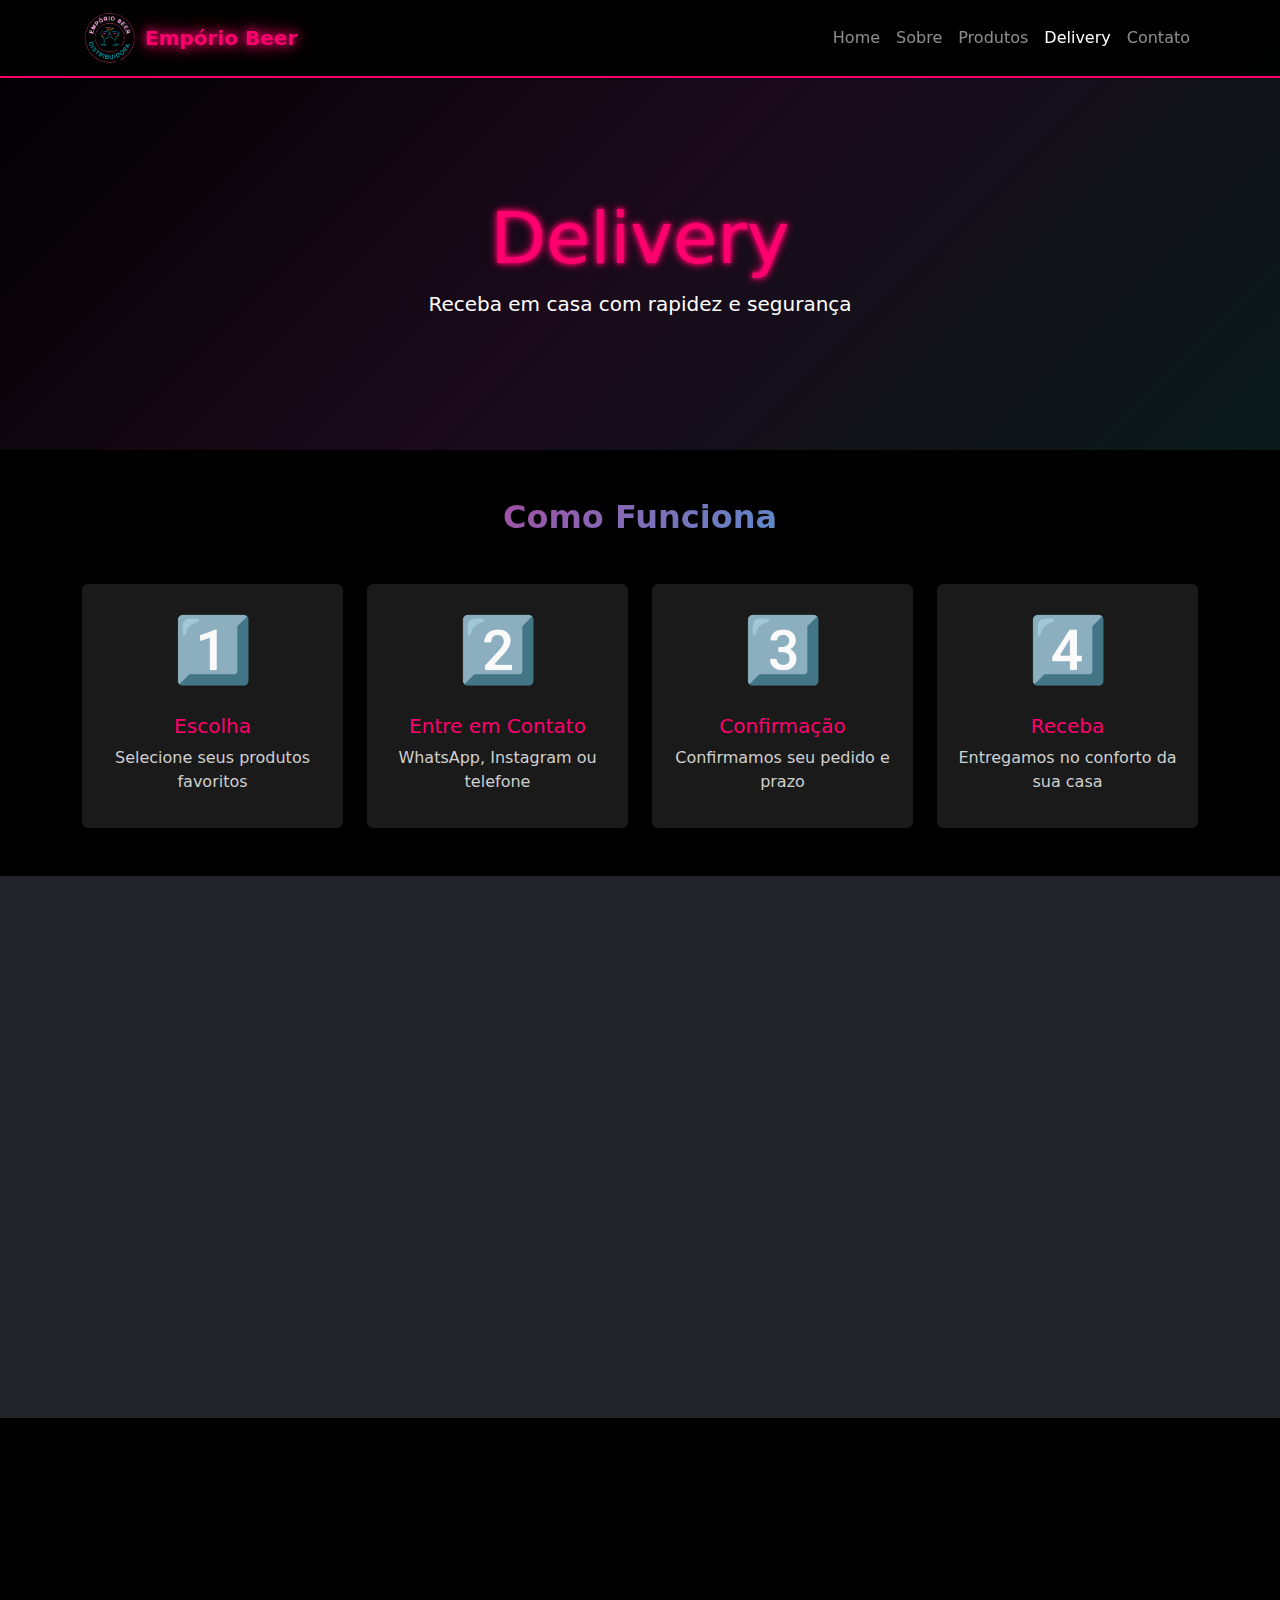
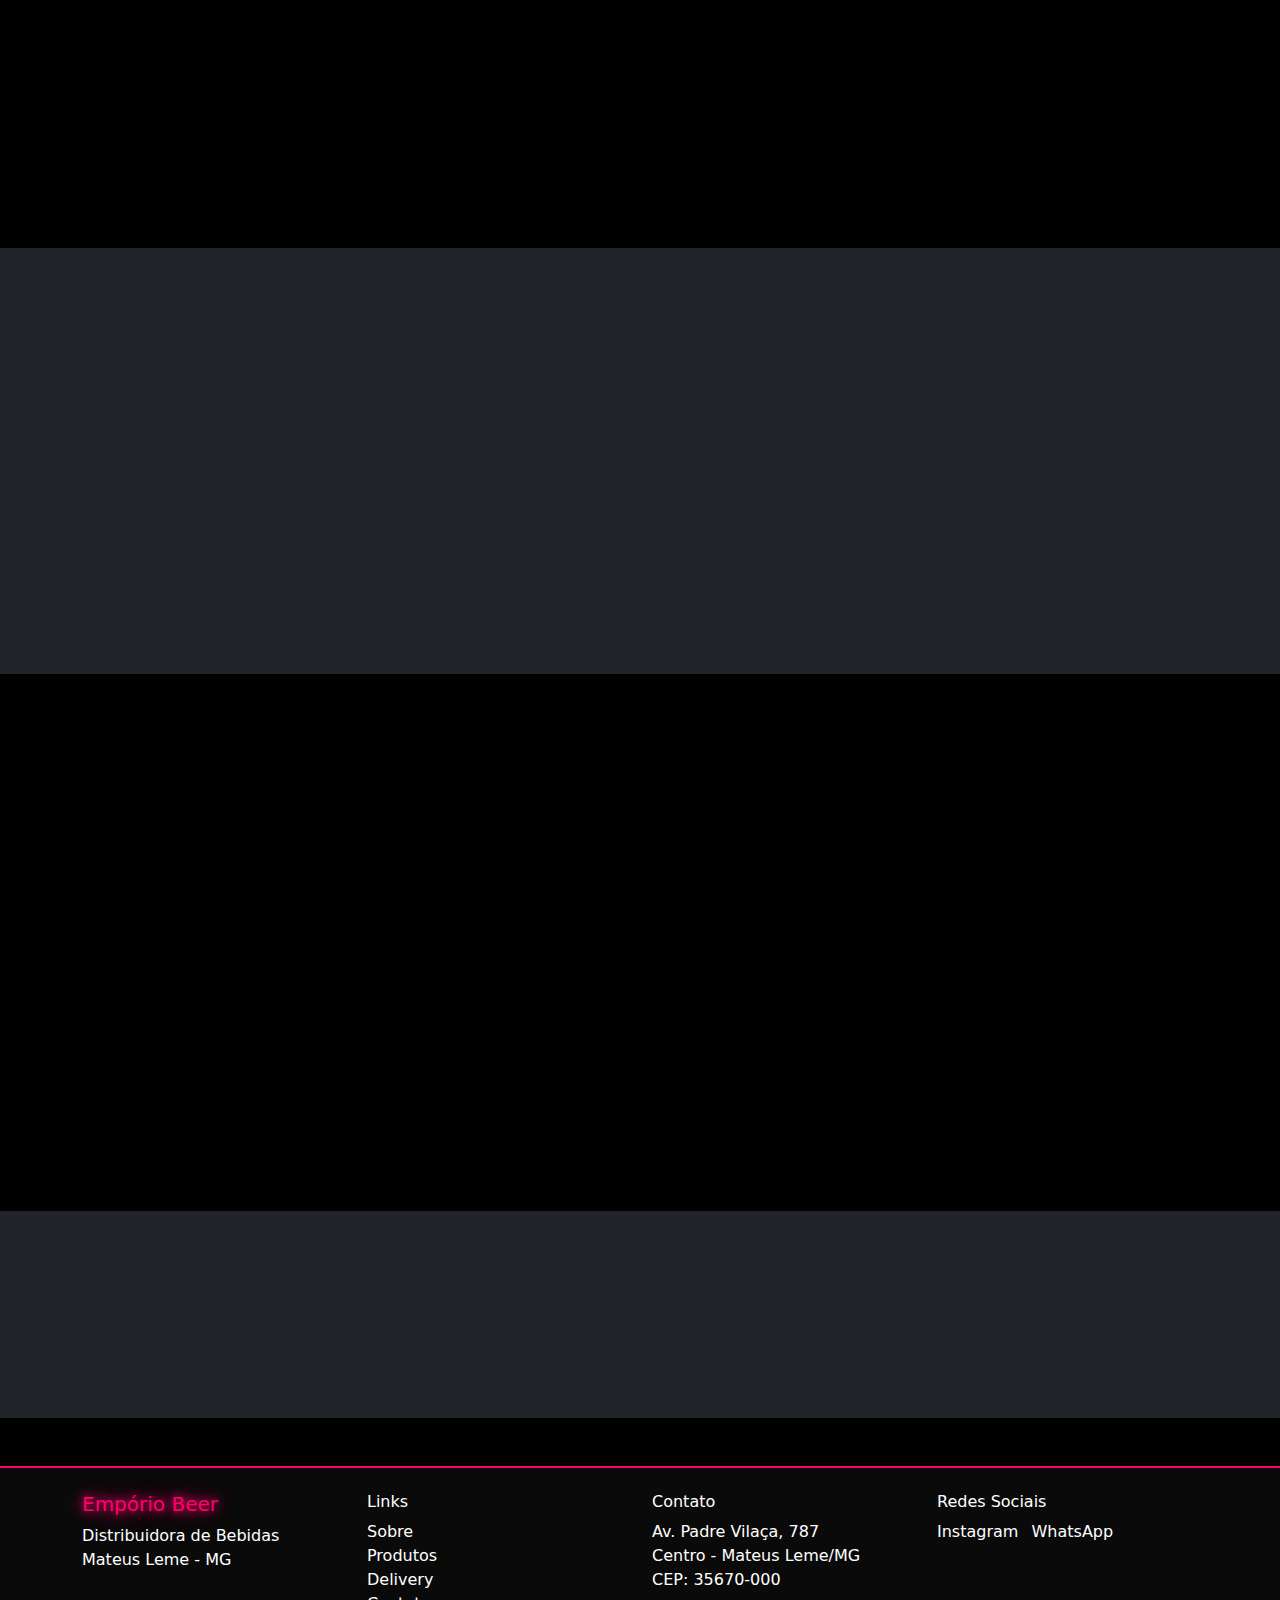
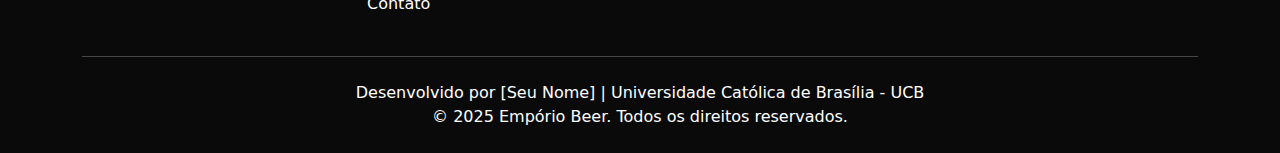
<file: delivery.html>
<!DOCTYPE html>
<html lang="pt-BR">
<head>
    <meta charset="UTF-8">
    <meta name="viewport" content="width=device-width, initial-scale=1.0">
    <title>Delivery | Empório Beer</title>
    <link href="https://cdn.jsdelivr.net/npm/bootstrap@5.3.0/dist/css/bootstrap.min.css" rel="stylesheet">
    <link rel="stylesheet" href="css/style.css">
</head>
<body>

    <!-- Navbar -->
    <nav class="navbar navbar-expand-lg navbar-dark fixed-top">
        <div class="container">
            <a class="navbar-brand d-flex align-items-center" href="index.html">
                <img src="img/logo.png" alt="Empório Beer" class="logo-img me-2">
                <span class="neon-text"><strong>Empório Beer</strong></span>
            </a>
            <button class="navbar-toggler" type="button" data-bs-toggle="collapse" data-bs-target="#navbarNav">
                <span class="navbar-toggler-icon"></span>
            </button>
            <div class="collapse navbar-collapse" id="navbarNav">
                <ul class="navbar-nav ms-auto">
                    <li class="nav-item"><a class="nav-link" href="index.html">Home</a></li>
                    <li class="nav-item"><a class="nav-link" href="sobre.html">Sobre</a></li>
                    <li class="nav-item"><a class="nav-link" href="produtos.html">Produtos</a></li>
                    <li class="nav-item"><a class="nav-link active" href="delivery.html">Delivery</a></li>
                    <li class="nav-item"><a class="nav-link" href="contato.html">Contato</a></li>
                </ul>
            </div>
        </div>
    </nav>

    <!-- Header -->
    <section class="hero d-flex align-items-center justify-content-center text-center" style="min-height: 50vh;">
        <div>
            <h1 class="display-2 neon-text glow">Delivery</h1>
            <p class="lead">Receba em casa com rapidez e segurança</p>
        </div>
    </section>

    <!-- Como Funciona -->
    <section class="py-5">
        <div class="container">
            <h2 class="section-title text-center mb-5 scroll-item">Como Funciona</h2>
            <div class="row g-4">
                <div class="col-md-3">
                    <div class="card bg-dark-custom h-100 text-center scroll-item">
                        <div class="card-body">
                            <div class="icon-box mb-3">1️⃣</div>
                            <h5 class="text-pink">Escolha</h5>
                            <p>Selecione seus produtos favoritos</p>
                        </div>
                    </div>
                </div>
                <div class="col-md-3">
                    <div class="card bg-dark-custom h-100 text-center scroll-item">
                        <div class="card-body">
                            <div class="icon-box mb-3">2️⃣</div>
                            <h5 class="text-pink">Entre em Contato</h5>
                            <p>WhatsApp, Instagram ou telefone</p>
                        </div>
                    </div>
                </div>
                <div class="col-md-3">
                    <div class="card bg-dark-custom h-100 text-center scroll-item">
                        <div class="card-body">
                            <div class="icon-box mb-3">3️⃣</div>
                            <h5 class="text-pink">Confirmação</h5>
                            <p>Confirmamos seu pedido e prazo</p>
                        </div>
                    </div>
                </div>
                <div class="col-md-3">
                    <div class="card bg-dark-custom h-100 text-center scroll-item">
                        <div class="card-body">
                            <div class="icon-box mb-3">4️⃣</div>
                            <h5 class="text-pink">Receba</h5>
                            <p>Entregamos no conforto da sua casa</p>
                        </div>
                    </div>
                </div>
            </div>
        </div>
    </section>

    <!-- Área de Cobertura -->
    <section class="py-5 bg-dark">
        <div class="container">
            <div class="row align-items-center">
                <div class="col-md-6 scroll-item">
                    <h2 class="section-title mb-4">Área de Cobertura</h2>
                    <p class="lead">Entregamos em todo Mateus Leme!</p>
                    <p>Nossa área de entrega abrange toda a cidade de Mateus Leme e região. Consulte-nos para verificar se atendemos seu bairro.</p>
                    <ul class="list-unstyled mt-4">
                        <li class="mb-2">✓ Centro</li>
                        <li class="mb-2">✓ Bairros periféricos</li>
                        <li class="mb-2">✓ Zona rural (consultar)</li>
                    </ul>
                </div>
                <div class="col-md-6 scroll-item">
                    <div class="neon-box">
                        <div class="placeholder-img"></div>
                    </div>
                </div>
            </div>
        </div>
    </section>

    <!-- Horários e Taxas -->
    <section class="py-5">
        <div class="container">
            <div class="row g-4">
                <div class="col-md-6">
                    <div class="card bg-dark-custom h-100 scroll-item">
                        <div class="card-body p-4">
                            <div class="icon-box mb-3">⏰</div>
                            <h3 class="text-pink mb-3">Horário de Funcionamento</h3>
                            <p><strong>Segunda a Sábado:</strong> 9h às 22h</p>
                            <p><strong>Domingo:</strong> 9h às 20h</p>
                            <p class="mt-3"><small>Entregas realizadas dentro do horário de funcionamento</small></p>
                        </div>
                    </div>
                </div>
                <div class="col-md-6">
                    <div class="card bg-dark-custom h-100 scroll-item">
                        <div class="card-body p-4">
                            <div class="icon-box mb-3">💵</div>
                            <h3 class="text-pink mb-3">Taxa de Entrega</h3>
                            <p><strong>Pedidos acima de R$ 50:</strong> Frete Grátis</p>
                            <p><strong>Pedidos abaixo de R$ 50:</strong> Taxa variável por bairro</p>
                            <p class="mt-3"><small>Consulte a taxa para seu endereço</small></p>
                        </div>
                    </div>
                </div>
            </div>
        </div>
    </section>

    <!-- Formas de Pagamento -->
    <section class="py-5 bg-dark">
        <div class="container">
            <h2 class="section-title text-center mb-5 scroll-item">Formas de Pagamento</h2>
            <div class="row g-4">
                <div class="col-md-4">
                    <div class="card bg-dark-custom h-100 text-center scroll-item">
                        <div class="card-body">
                            <div class="icon-box mb-3">💳</div>
                            <h5 class="text-pink">Cartão</h5>
                            <p>Débito e Crédito<br>(Parcelamos)</p>
                        </div>
                    </div>
                </div>
                <div class="col-md-4">
                    <div class="card bg-dark-custom h-100 text-center scroll-item">
                        <div class="card-body">
                            <div class="icon-box mb-3">💵</div>
                            <h5 class="text-pink">Dinheiro</h5>
                            <p>À vista com desconto</p>
                        </div>
                    </div>
                </div>
                <div class="col-md-4">
                    <div class="card bg-dark-custom h-100 text-center scroll-item">
                        <div class="card-body">
                            <div class="icon-box mb-3">📱</div>
                            <h5 class="text-pink">PIX</h5>
                            <p>Pagamento instantâneo</p>
                        </div>
                    </div>
                </div>
            </div>
        </div>
    </section>

    <!-- Churrasquinho -->
    <section class="py-5">
        <div class="container">
            <div class="card bg-dark-custom scroll-item">
                <div class="card-body p-5 text-center">
                    <div class="icon-box mb-3">🍖</div>
                    <h2 class="section-title mb-3">Churrasquinho no Delivery!</h2>
                    <p class="lead">A partir de quinta-feira, você também pode pedir churrasquinho!</p>
                    <div class="row mt-4">
                        <div class="col-md-6">
                            <p><strong>📅 Disponível:</strong><br>Quinta, Sexta, Sábado e Domingo</p>
                        </div>
                        <div class="col-md-6">
                            <p><strong>⏰ Horário:</strong><br>A partir das 18h</p>
                        </div>
                    </div>
                    <p class="mt-3">Peça junto com suas bebidas favoritas!</p>
                </div>
            </div>
        </div>
    </section>

    <!-- CTA -->
    <section class="py-5 bg-dark text-center">
        <div class="container">
            <h3 class="section-title mb-4 scroll-item">Faça seu pedido agora!</h3>
            <a href="contato.html" class="btn btn-custom btn-lg scroll-item">Pedir Delivery</a>
        </div>
    </section>

    <!-- Footer -->
    <footer class="footer py-4 mt-5">
        <div class="container">
            <div class="row">
                <div class="col-md-3">
                    <h5 class="neon-text">Empório Beer</h5>
                    <p>Distribuidora de Bebidas<br>Mateus Leme - MG</p>
                </div>
                <div class="col-md-3">
                    <h6>Links</h6>
                    <ul class="list-unstyled">
                        <li><a href="sobre.html">Sobre</a></li>
                        <li><a href="produtos.html">Produtos</a></li>
                        <li><a href="delivery.html">Delivery</a></li>
                        <li><a href="contato.html">Contato</a></li>
                    </ul>
                </div>
                <div class="col-md-3">
                    <h6>Contato</h6>
                    <p>Av. Padre Vilaça, 787<br>
                    Centro - Mateus Leme/MG<br>
                    CEP: 35670-000</p>
                </div>
                <div class="col-md-3">
                    <h6>Redes Sociais</h6>
                    <a href="https://instagram.com/emporio_beer_distribuidora" class="text-decoration-none me-2" target="_blank">Instagram</a>
                    <a href="#" class="text-decoration-none" target="_blank">WhatsApp</a>
                </div>
            </div>
            <hr class="my-4">
            <div class="text-center">
                <p class="mb-0">Desenvolvido por [Seu Nome] | Universidade Católica de Brasília - UCB</p>
                <p class="mb-0">&copy; 2025 Empório Beer. Todos os direitos reservados.</p>
            </div>
        </div>
    </footer>

    <script src="https://cdn.jsdelivr.net/npm/bootstrap@5.3.0/dist/js/bootstrap.bundle.min.js"></script>
    <script src="js/script.js"></script>
</body>
</html>
</file>
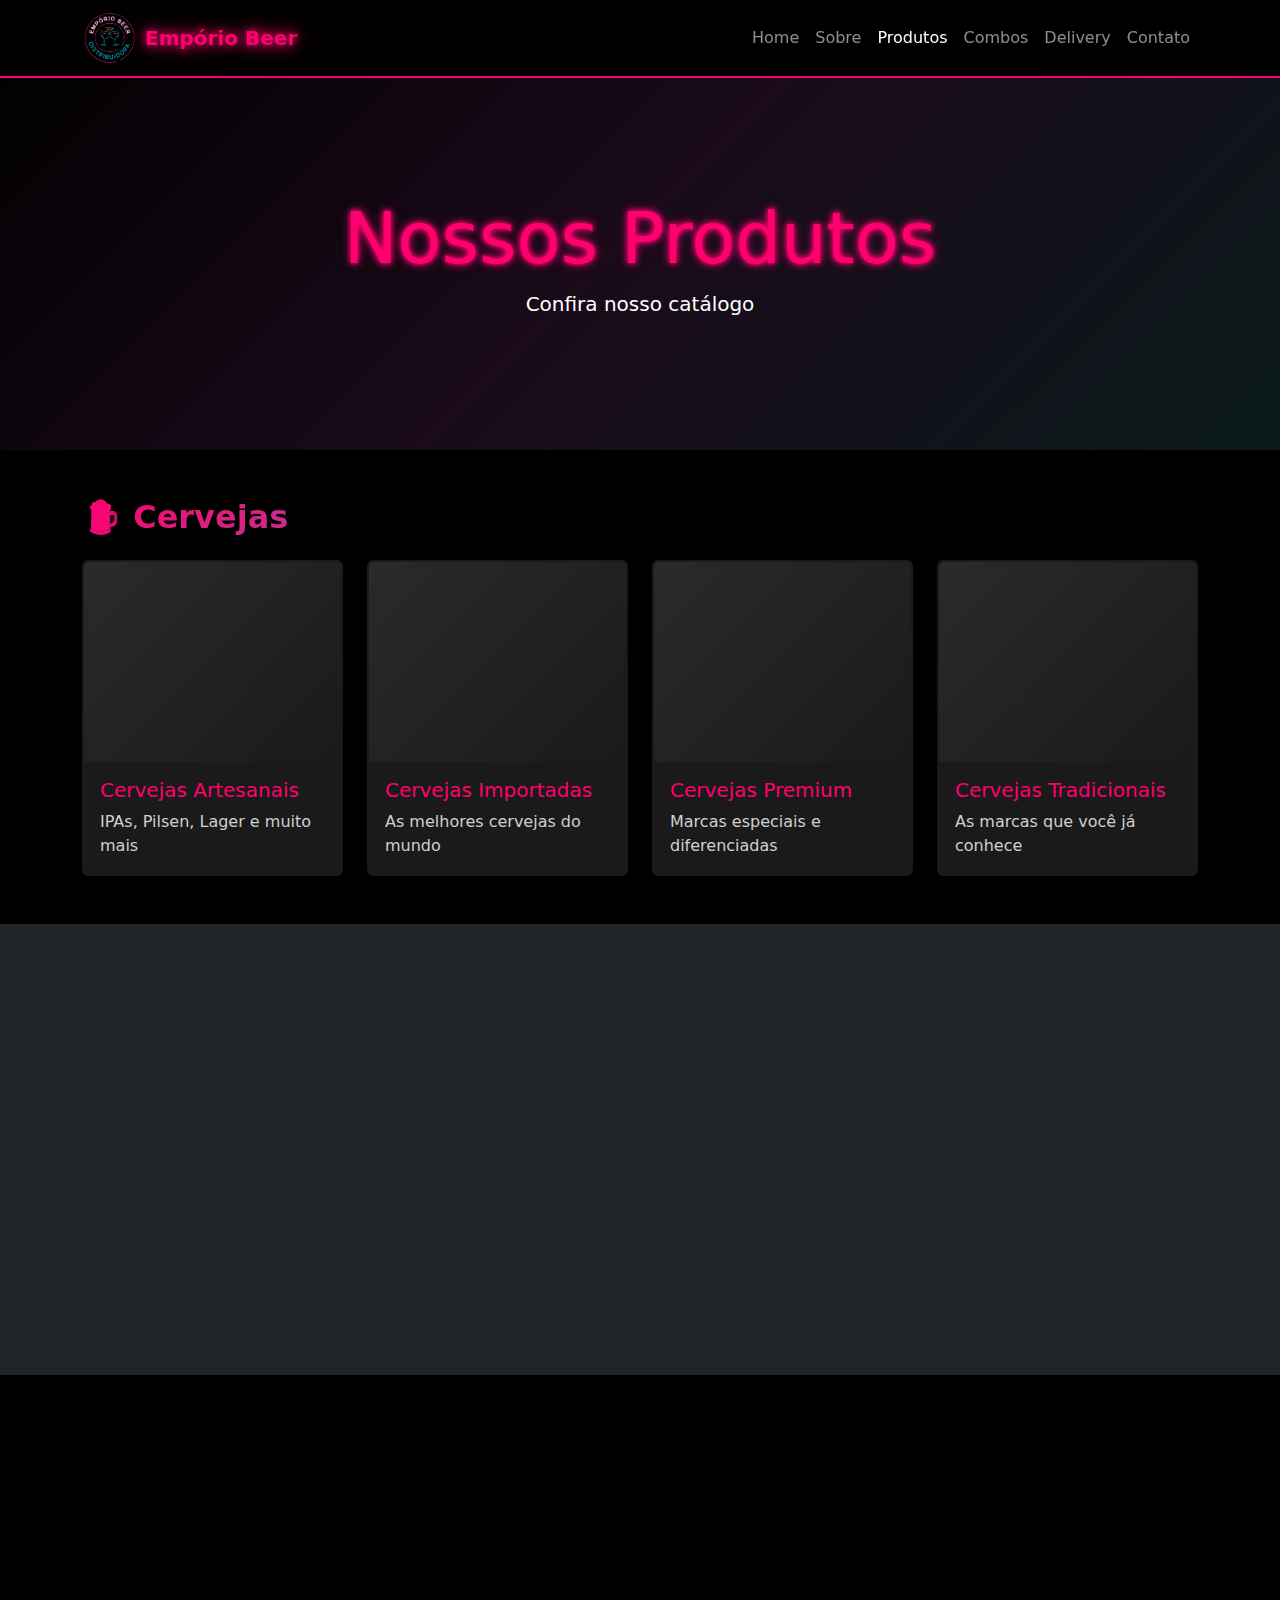
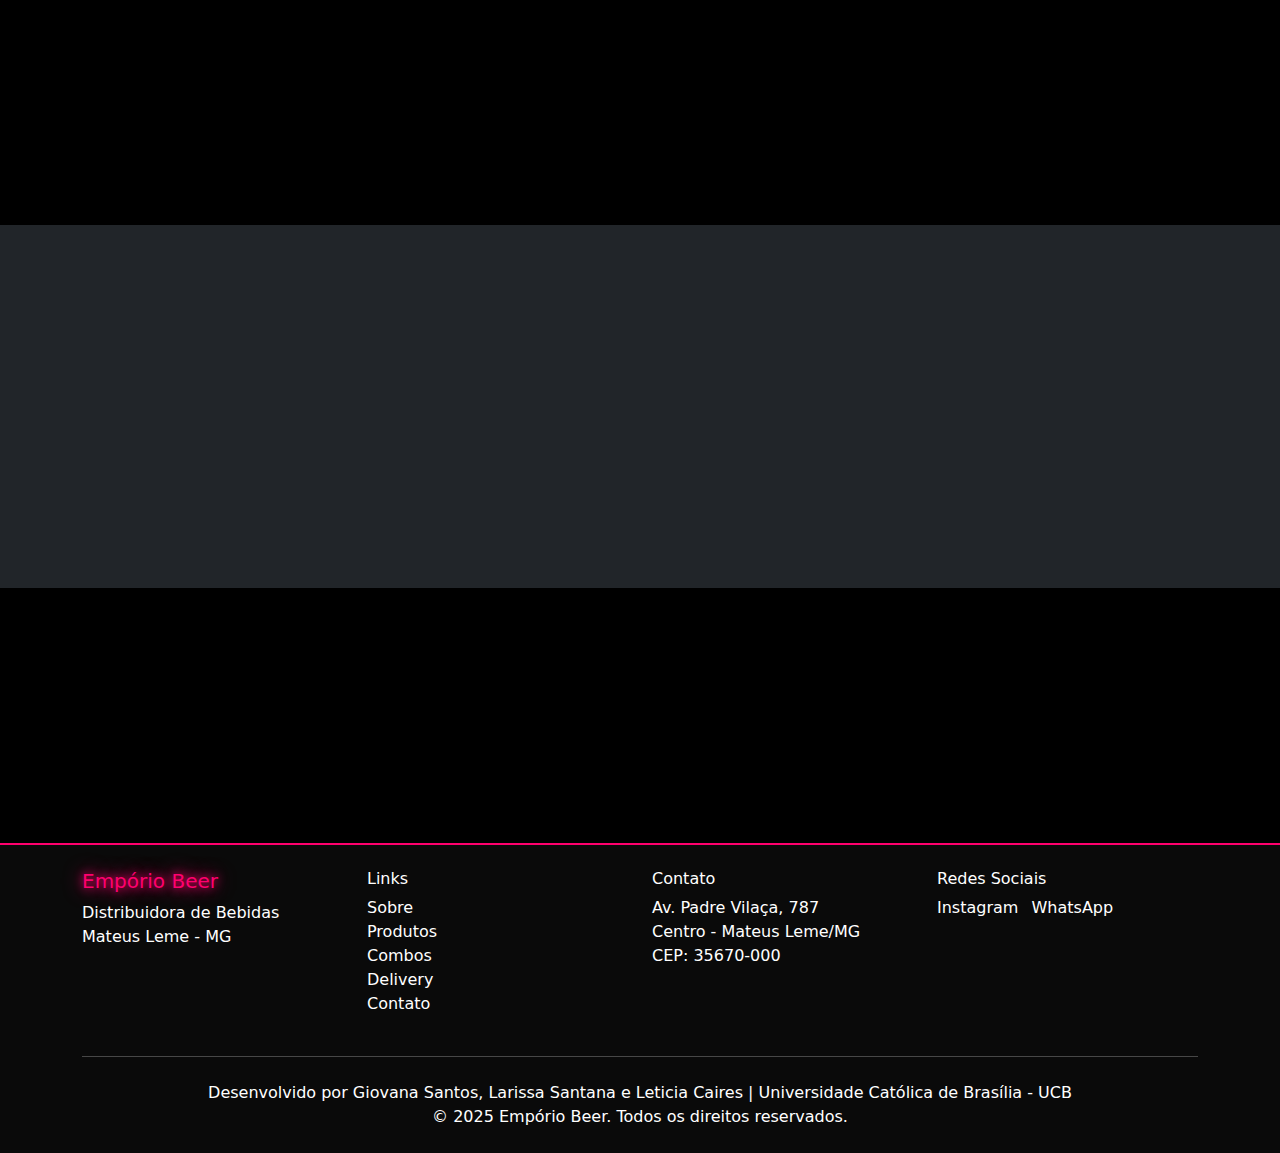
<file: produtos.html>
<!DOCTYPE html>
<html lang="pt-BR">
<head>
    <meta charset="UTF-8">
    <meta name="viewport" content="width=device-width, initial-scale=1.0">
    <title>Produtos | Empório Beer</title>
    <link href="https://cdn.jsdelivr.net/npm/bootstrap@5.3.0/dist/css/bootstrap.min.css" rel="stylesheet">
    <link rel="stylesheet" href="css/style.css">
</head>
<body>

    <!-- Navbar -->
    <nav class="navbar navbar-expand-lg navbar-dark fixed-top">
        <div class="container">
            <a class="navbar-brand d-flex align-items-center" href="index.html">
                <img src="img/logo.png" alt="Empório Beer" class="logo-img me-2">
                <span class="neon-text"><strong>Empório Beer</strong></span>
            </a>
            <button class="navbar-toggler" type="button" data-bs-toggle="collapse" data-bs-target="#navbarNav">
                <span class="navbar-toggler-icon"></span>
            </button>
            <div class="collapse navbar-collapse" id="navbarNav">
                <ul class="navbar-nav ms-auto">
                    <li class="nav-item"><a class="nav-link" href="index.html">Home</a></li>
                    <li class="nav-item"><a class="nav-link" href="sobre.html">Sobre</a></li>
                    <li class="nav-item"><a class="nav-link active" href="produtos.html">Produtos</a></li>
                    <li class="nav-item"><a class="nav-link" href="combos.html">Combos</a></li>
                    <li class="nav-item"><a class="nav-link" href="delivery.html">Delivery</a></li>
                    <li class="nav-item"><a class="nav-link" href="contato.html">Contato</a></li>
                </ul>
            </div>
        </div>
    </nav>

    <!-- Header -->
    <section class="hero d-flex align-items-center justify-content-center text-center" style="min-height: 50vh;">
        <div>
            <h1 class="display-2 neon-text glow">Nossos Produtos</h1>
            <p class="lead">Confira nosso catálogo</p>
        </div>
    </section>

    <!-- Cervejas -->
    <section class="py-5">
        <div class="container">
            <h2 class="section-title mb-4 scroll-item">🍺 Cervejas</h2>
            <div class="row g-4">
                <div class="col-md-3">
                    <div class="card bg-dark-custom h-100 scroll-item">
                        <div class="card-img-top placeholder-img-small"></div>
                        <div class="card-body">
                            <h5 class="text-pink">Cervejas Artesanais</h5>
                            <p class="card-text">IPAs, Pilsen, Lager e muito mais</p>
                        </div>
                    </div>
                </div>
                <div class="col-md-3">
                    <div class="card bg-dark-custom h-100 scroll-item">
                        <div class="card-img-top placeholder-img-small"></div>
                        <div class="card-body">
                            <h5 class="text-pink">Cervejas Importadas</h5>
                            <p class="card-text">As melhores cervejas do mundo</p>
                        </div>
                    </div>
                </div>
                <div class="col-md-3">
                    <div class="card bg-dark-custom h-100 scroll-item">
                        <div class="card-img-top placeholder-img-small"></div>
                        <div class="card-body">
                            <h5 class="text-pink">Cervejas Premium</h5>
                            <p class="card-text">Marcas especiais e diferenciadas</p>
                        </div>
                    </div>
                </div>
                <div class="col-md-3">
                    <div class="card bg-dark-custom h-100 scroll-item">
                        <div class="card-img-top placeholder-img-small"></div>
                        <div class="card-body">
                            <h5 class="text-pink">Cervejas Tradicionais</h5>
                            <p class="card-text">As marcas que você já conhece</p>
                        </div>
                    </div>
                </div>
            </div>
        </div>
    </section>

    <!-- Vinhos -->
    <section class="py-5 bg-dark">
        <div class="container">
            <h2 class="section-title mb-4 scroll-item">🍷 Vinhos</h2>
            <div class="row g-4">
                <div class="col-md-4">
                    <div class="card bg-dark-custom h-100 scroll-item">
                        <div class="card-img-top placeholder-img-small"></div>
                        <div class="card-body">
                            <h5 class="text-pink">Vinhos Tintos</h5>
                            <p class="card-text">Cabernet, Merlot, Malbec e outros</p>
                        </div>
                    </div>
                </div>
                <div class="col-md-4">
                    <div class="card bg-dark-custom h-100 scroll-item">
                        <div class="card-img-top placeholder-img-small"></div>
                        <div class="card-body">
                            <h5 class="text-pink">Vinhos Brancos</h5>
                            <p class="card-text">Chardonnay, Sauvignon Blanc e mais</p>
                        </div>
                    </div>
                </div>
                <div class="col-md-4">
                    <div class="card bg-dark-custom h-100 scroll-item">
                        <div class="card-img-top placeholder-img-small"></div>
                        <div class="card-body">
                            <h5 class="text-pink">Espumantes</h5>
                            <p class="card-text">Champanhes e espumantes finos</p>
                        </div>
                    </div>
                </div>
            </div>
        </div>
    </section>

    <!-- Destilados -->
    <section class="py-5">
        <div class="container">
            <h2 class="section-title mb-4 scroll-item">🥃 Destilados</h2>
            <div class="row g-4">
                <div class="col-md-3">
                    <div class="card bg-dark-custom h-100 scroll-item">
                        <div class="card-img-top placeholder-img-small"></div>
                        <div class="card-body">
                            <h5 class="text-pink">Whiskys</h5>
                            <p class="card-text">Nacionais e importados</p>
                        </div>
                    </div>
                </div>
                <div class="col-md-3">
                    <div class="card bg-dark-custom h-100 scroll-item">
                        <div class="card-img-top placeholder-img-small"></div>
                        <div class="card-body">
                            <h5 class="text-pink">Vodkas</h5>
                            <p class="card-text">Puras e saborizadas</p>
                        </div>
                    </div>
                </div>
                <div class="col-md-3">
                    <div class="card bg-dark-custom h-100 scroll-item">
                        <div class="card-img-top placeholder-img-small"></div>
                        <div class="card-body">
                            <h5 class="text-pink">Gin</h5>
                            <p class="card-text">Dry e artesanais</p>
                        </div>
                    </div>
                </div>
                <div class="col-md-3">
                    <div class="card bg-dark-custom h-100 scroll-item">
                        <div class="card-img-top placeholder-img-small"></div>
                        <div class="card-body">
                            <h5 class="text-pink">Outros</h5>
                            <p class="card-text">Cachaças, rum e mais</p>
                        </div>
                    </div>
                </div>
            </div>
        </div>
    </section>

    <!-- Outras Bebidas -->
    <section class="py-5 bg-dark">
        <div class="container">
            <h2 class="section-title mb-4 scroll-item">🧃 Outras Bebidas</h2>
            <div class="row g-4">
                <div class="col-md-6">
                    <div class="card bg-dark-custom h-100 scroll-item">
                        <div class="card-body">
                            <div class="icon-box mb-3">🥤</div>
                            <h5 class="text-pink">Refrigerantes e Sucos</h5>
                            <p class="card-text">Diversas marcas e sabores</p>
                        </div>
                    </div>
                </div>
                <div class="col-md-6">
                    <div class="card bg-dark-custom h-100 scroll-item">
                        <div class="card-body">
                            <div class="icon-box mb-3">💧</div>
                            <h5 class="text-pink">Águas e Energéticos</h5>
                            <p class="card-text">Para manter a hidratação</p>
                        </div>
                    </div>
                </div>
            </div>
        </div>
    </section>

    <!-- CTA -->
    <section class="py-5 text-center">
        <div class="container">
            <h3 class="section-title mb-4 scroll-item">Faça seu pedido agora!</h3>
            <a href="contato.html" class="btn btn-custom btn-lg scroll-item">Entre em Contato</a>
        </div>
    </section>

    <!-- Footer -->
    <footer class="footer py-4 mt-5">
        <div class="container">
            <div class="row">
                <div class="col-md-3">
                    <h5 class="neon-text">Empório Beer</h5>
                    <p>Distribuidora de Bebidas<br>Mateus Leme - MG</p>
                </div>
                <div class="col-md-3">
                    <h6>Links</h6>
                    <ul class="list-unstyled">
                        <li><a href="sobre.html">Sobre</a></li>
                        <li><a href="produtos.html">Produtos</a></li>
                        <li><a href="combos.html">Combos</a></li>
                        <li><a href="delivery.html">Delivery</a></li>
                        <li><a href="contato.html">Contato</a></li>
                    </ul>
                </div>
                <div class="col-md-3">
                    <h6>Contato</h6>
                    <p>Av. Padre Vilaça, 787<br>
                    Centro - Mateus Leme/MG<br>
                    CEP: 35670-000</p>
                </div>
                <div class="col-md-3">
                    <h6>Redes Sociais</h6>
                    <a href="https://instagram.com/emporio_beer_distribuidora" class="text-decoration-none me-2" target="_blank">Instagram</a>
                    <a href="#" class="text-decoration-none" target="_blank">WhatsApp</a>
                </div>
            </div>
            <hr class="my-4">
            <div class="text-center">
                <p class="mb-0">Desenvolvido por Giovana Santos, Larissa Santana e Leticia Caires | Universidade Católica de Brasília - UCB</p>
                <p class="mb-0">&copy; 2025 Empório Beer. Todos os direitos reservados.</p>
            </div>
        </div>
    </footer>

    <script src="https://cdn.jsdelivr.net/npm/bootstrap@5.3.0/dist/js/bootstrap.bundle.min.js"></script>
    <script src="js/script.js"></script>
</body>
</html>
</file>
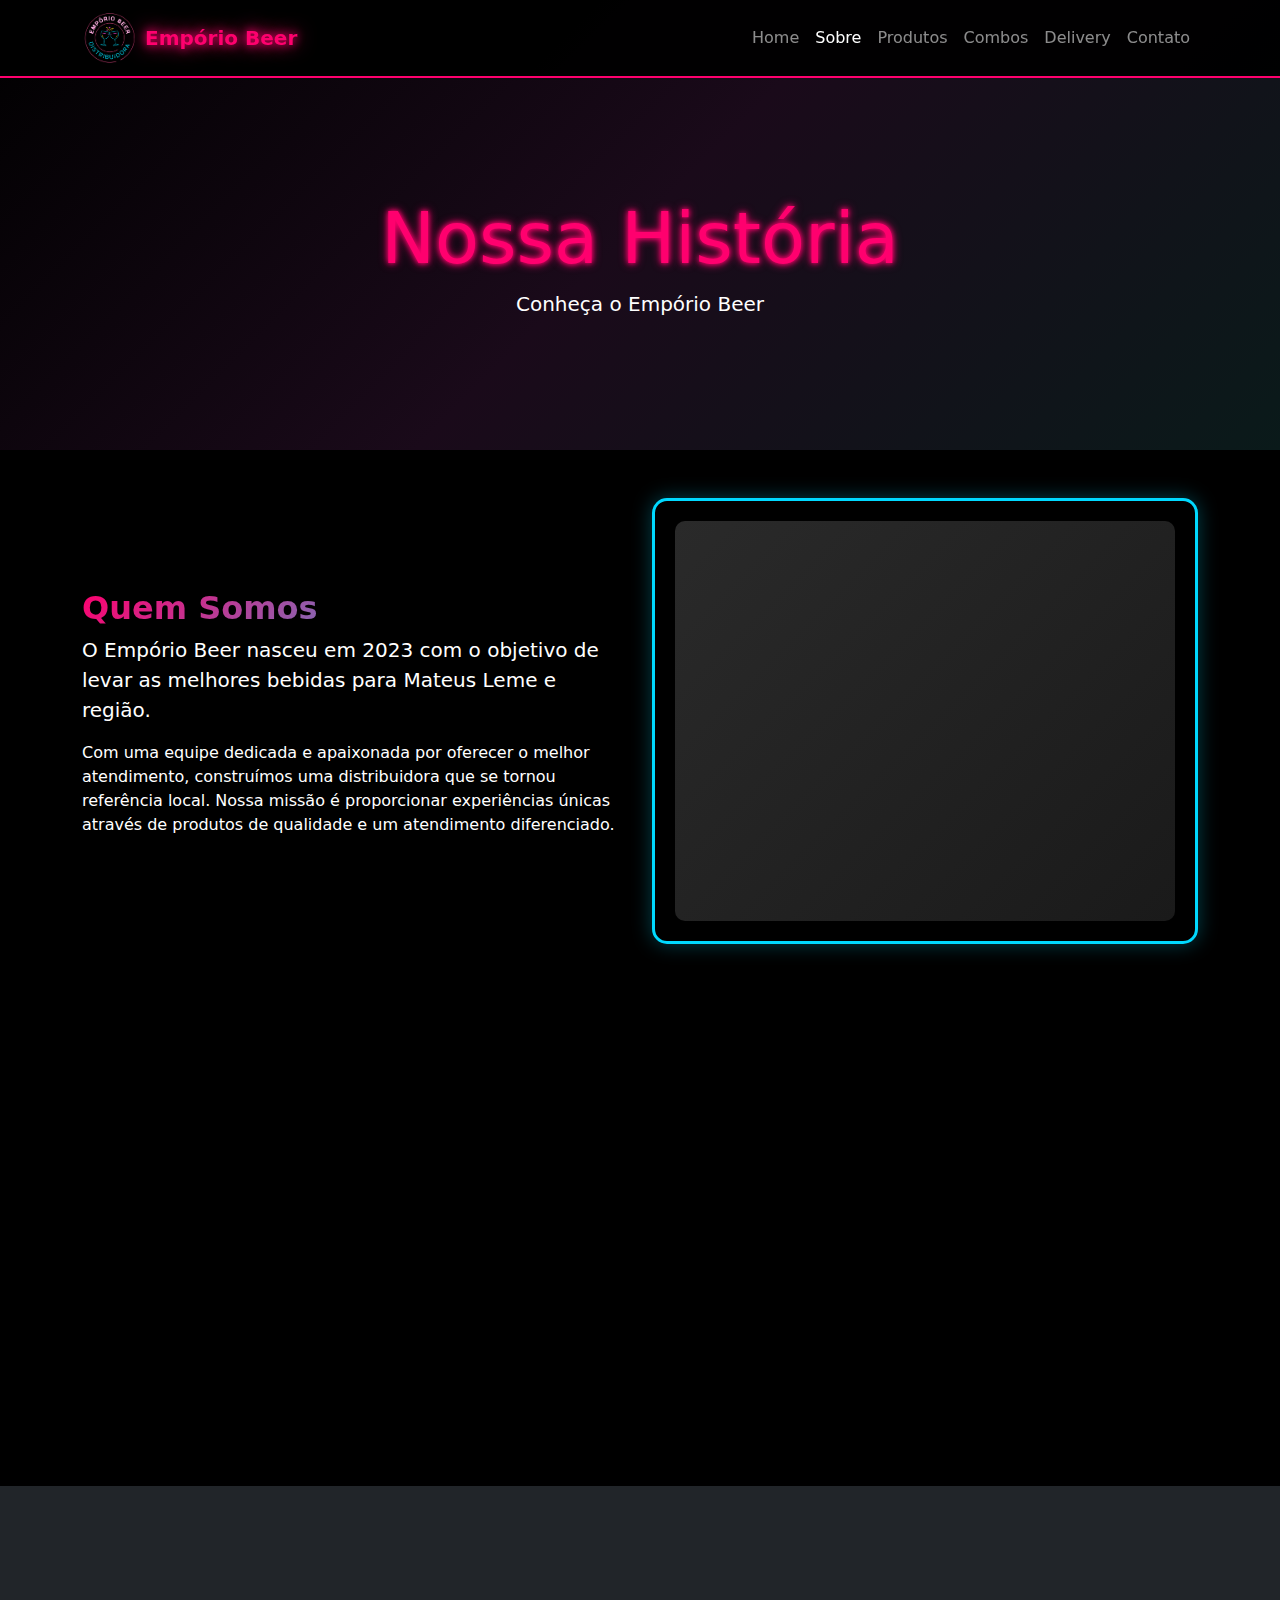
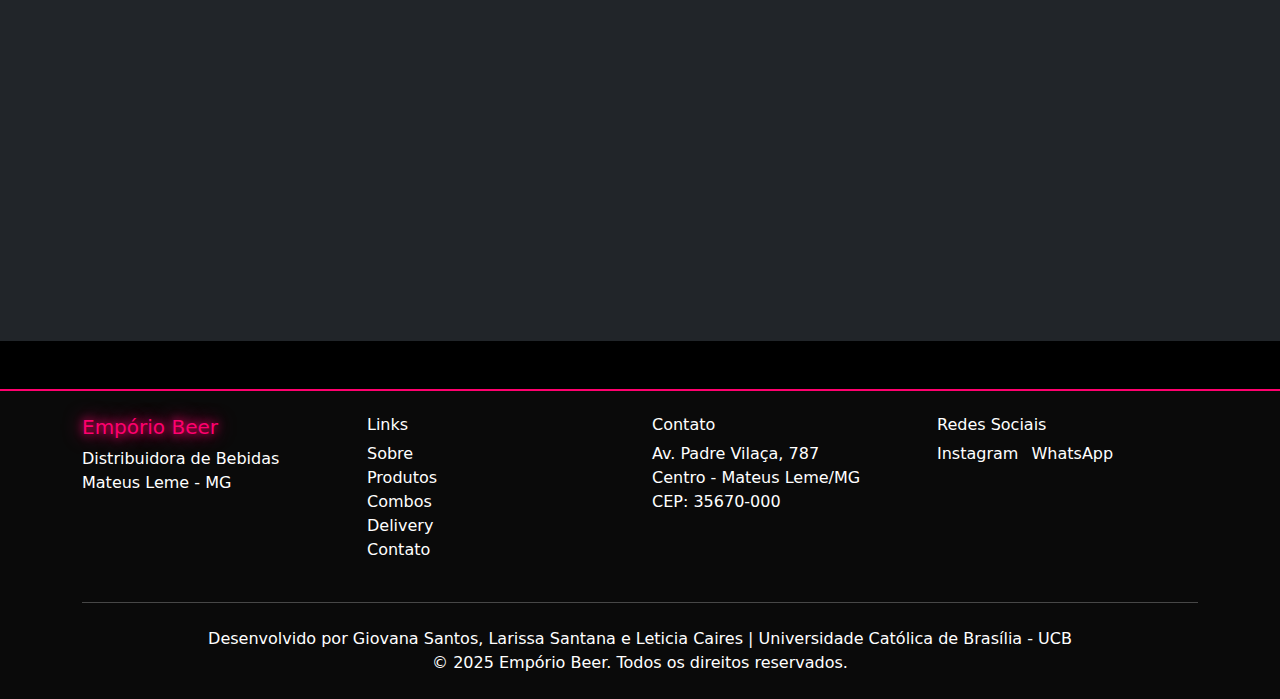
<file: sobre.html>
<!DOCTYPE html>
<html lang="pt-BR">
<head>
    <meta charset="UTF-8">
    <meta name="viewport" content="width=device-width, initial-scale=1.0">
    <title>Sobre | Empório Beer</title>
    <link href="https://cdn.jsdelivr.net/npm/bootstrap@5.3.0/dist/css/bootstrap.min.css" rel="stylesheet">
    <link rel="stylesheet" href="css/style.css">
</head>
<body>

    <!-- Navbar -->
    <nav class="navbar navbar-expand-lg navbar-dark fixed-top">
        <div class="container">
            <a class="navbar-brand d-flex align-items-center" href="index.html">
                <img src="img/logo.png" alt="Empório Beer" class="logo-img me-2">
                <span class="neon-text"><strong>Empório Beer</strong></span>
            </a>
            <button class="navbar-toggler" type="button" data-bs-toggle="collapse" data-bs-target="#navbarNav">
                <span class="navbar-toggler-icon"></span>
            </button>
            <div class="collapse navbar-collapse" id="navbarNav">
                <ul class="navbar-nav ms-auto">
                    <li class="nav-item"><a class="nav-link" href="index.html">Home</a></li>
                    <li class="nav-item"><a class="nav-link active" href="sobre.html">Sobre</a></li>
                    <li class="nav-item"><a class="nav-link" href="produtos.html">Produtos</a></li>
                    <li class="nav-item"><a class="nav-link" href="combos.html">Combos</a></li>
                    <li class="nav-item"><a class="nav-link" href="delivery.html">Delivery</a></li>
                    <li class="nav-item"><a class="nav-link" href="contato.html">Contato</a></li>
                </ul>
            </div>
        </div>
    </nav>

    <!-- Header da Página -->
    <section class="hero d-flex align-items-center justify-content-center text-center" style="min-height: 50vh;">
        <div>
            <h1 class="display-2 neon-text glow">Nossa História</h1>
            <p class="lead">Conheça o Empório Beer</p>
        </div>
    </section>

    <!-- História -->
    <section class="py-5">
        <div class="container">
            <div class="row align-items-center mb-5">
                <div class="col-md-6 scroll-item">
                    <h2 class="section-title">Quem Somos</h2>
                    <p class="lead">O Empório Beer nasceu em 2023 com o objetivo de levar as melhores bebidas para Mateus Leme e região.</p>
                    <p>Com uma equipe dedicada e apaixonada por oferecer o melhor atendimento, construímos uma distribuidora que se tornou referência local. Nossa missão é proporcionar experiências únicas através de produtos de qualidade e um atendimento diferenciado.</p>
                </div>
                <div class="col-md-6 scroll-item">
                    <div class="neon-box">
                        <div class="placeholder-img"></div>
                    </div>
                </div>
            </div>

            <div class="row align-items-center">
                <div class="col-md-6 order-md-2 scroll-item">
                    <h2 class="section-title">Nossa Missão</h2>
                    <p>Oferecer as melhores bebidas com preços justos e atendimento de excelência, tornando-se a primeira escolha dos moradores de Mateus Leme quando o assunto é qualidade e variedade.</p>
                    <p>Trabalhamos com as principais marcas do mercado e estamos sempre em busca de novidades para surpreender nossos clientes.</p>
                </div>
                <div class="col-md-6 order-md-1 scroll-item">
                    <div class="neon-box">
                        <div class="placeholder-img"></div>
                    </div>
                </div>
            </div>
        </div>
    </section>

    <!-- Valores -->
    <section class="py-5 bg-dark">
        <div class="container">
            <h2 class="section-title text-center mb-5 scroll-item">Nossos Valores</h2>
            <div class="row g-4">
                <div class="col-md-4">
                    <div class="card bg-dark-custom h-100 text-center scroll-item">
                        <div class="card-body">
                            <div class="icon-box mb-3">⭐</div>
                            <h4 class="text-pink">Qualidade</h4>
                            <p>Trabalhamos apenas com produtos de primeira linha, garantindo a satisfação de nossos clientes.</p>
                        </div>
                    </div>
                </div>
                <div class="col-md-4">
                    <div class="card bg-dark-custom h-100 text-center scroll-item">
                        <div class="card-body">
                            <div class="icon-box mb-3">🤝</div>
                            <h4 class="text-pink">Compromisso</h4>
                            <p>Comprometidos em entregar o melhor serviço com pontualidade e responsabilidade.</p>
                        </div>
                    </div>
                </div>
                <div class="col-md-4">
                    <div class="card bg-dark-custom h-100 text-center scroll-item">
                        <div class="card-body">
                            <div class="icon-box mb-3">❤️</div>
                            <h4 class="text-pink">Atendimento</h4>
                            <p>Atendimento familiar e personalizado, tratando cada cliente como parte da nossa família.</p>
                        </div>
                    </div>
                </div>
            </div>
        </div>
    </section>

    <!-- Footer -->
    <footer class="footer py-4 mt-5">
        <div class="container">
            <div class="row">
                <div class="col-md-3">
                    <h5 class="neon-text">Empório Beer</h5>
                    <p>Distribuidora de Bebidas<br>Mateus Leme - MG</p>
                </div>
                <div class="col-md-3">
                    <h6>Links</h6>
                    <ul class="list-unstyled">
                        <li><a href="sobre.html">Sobre</a></li>
                        <li><a href="produtos.html">Produtos</a></li>
                        <li><a href="combos.html">Combos</a></li>
                        <li><a href="delivery.html">Delivery</a></li>
                        <li><a href="contato.html">Contato</a></li>
                    </ul>
                </div>
                <div class="col-md-3">
                    <h6>Contato</h6>
                    <p>Av. Padre Vilaça, 787<br>
                    Centro - Mateus Leme/MG<br>
                    CEP: 35670-000</p>
                </div>
                <div class="col-md-3">
                    <h6>Redes Sociais</h6>
                    <a href="https://instagram.com/emporio_beer_distribuidora" class="text-decoration-none me-2" target="_blank">Instagram</a>
                    <a href="#" class="text-decoration-none" target="_blank">WhatsApp</a>
                </div>
            </div>
            <hr class="my-4">
            <div class="text-center">
                <p class="mb-0">Desenvolvido por Giovana Santos, Larissa Santana e Leticia Caires | Universidade Católica de Brasília - UCB</p>
                <p class="mb-0">&copy; 2025 Empório Beer. Todos os direitos reservados.</p>
            </div>
        </div>
    </footer>

    <script src="https://cdn.jsdelivr.net/npm/bootstrap@5.3.0/dist/js/bootstrap.bundle.min.js"></script>
    <script src="js/script.js"></script>
</body>
</html>
</file>
<file: css/style.css>
/* cores */
body {
    background-color: #000;
    color: #fff;
}

/* navbar */
.navbar {
    background-color: rgba(0, 0, 0, 0.95) !important;
    border-bottom: 2px solid #ff006e;
}

.logo-img {
    height: 50px;
    width: auto;
    border-radius: 8px;
}

.nav-link {
    transition: 0.3s;
}

.nav-link:hover {
    color: #00d9ff !important;
}

/* efeito neon */
.neon-text {
    color: #ff006e;
    text-shadow: 0 0 10px #ff006e, 0 0 20px #ff006e;
}

.glow {
    color: #ff006e;
    text-shadow: 0 0 5px #ff006e, 0 0 10px #ff006e;
}

/* hero */
.hero {
    min-height: 100vh;
    background: linear-gradient(135deg, #000 0%, #1a0a1a 50%, #0a1a1a 100%);
    padding-top: 80px;
    position: relative;
}

/* hero com imagem de fundo */
.hero-bg {
    background-image: url('../img/painel-adesivo-decorativo-estante-bebidas-bar-boteco-whisky-adesivo-parede.webp');
    background-size: cover;
    background-position: center;
    background-attachment: fixed;
}

.hero-bg::before {
    content: '';
    position: absolute;
    top: 0;
    left: 0;
    right: 0;
    bottom: 0;
    background: rgba(0, 0, 0, 0.7);
    backdrop-filter: blur(3px);
}

.hero-bg .hero-content {
    position: relative;
    z-index: 10;
}

.hero-bg h1,
.hero-bg h2,
.hero-bg p {
    text-shadow:
        0 0 20px rgba(0, 0, 0, 0.9),
        0 2px 10px rgba(0, 0, 0, 0.8);
}

/* botoes */
.btn-custom {
    background: linear-gradient(135deg, #ff006e, #00d9ff);
    border: none;
    color: #fff;
    padding: 12px 40px;
    border-radius: 50px;
    transition: 0.3s;
}

.btn-custom:hover {
    transform: translateY(-3px);
    box-shadow: 0 0 20px rgba(255, 0, 110, 0.5);
    color: #fff;
}

.btn-outline-custom {
    border: 2px solid #ff006e;
    color: #ff006e;
    border-radius: 30px;
    padding: 8px 30px;
    transition: 0.3s;
}

.btn-outline-custom:hover {
    background: #ff006e;
    color: #000;
}

/* cards */
.bg-dark-custom {
    background-color: #1a1a1a !important;
    border: 2px solid transparent;
    transition: 0.3s;
    color: #d0d0d0 !important;
}

.bg-dark-custom .card-title,
.bg-dark-custom .card-text {
    color: #d0d0d0 !important;
}

.bg-dark-custom:hover {
    border-color: #ff006e;
    transform: translateY(-5px);
    box-shadow: 0 10px 30px rgba(255, 0, 110, 0.3);
}

/* icons */
.icon-box {
    font-size: 4rem;
}

/* titulos */
.section-title {
    background: linear-gradient(135deg, #ff006e, #00d9ff);
    -webkit-background-clip: text;
    -webkit-text-fill-color: transparent;
    font-weight: bold;
}

.text-pink {
    color: #ff006e;
}

/* box neon */
.neon-box {
    border: 3px solid #00d9ff;
    padding: 20px;
    border-radius: 15px;
    box-shadow: 0 0 20px rgba(0, 217, 255, 0.3);
}

/* placeholders de imagem */
.placeholder-img {
    width: 100%;
    height: 400px;
    background: linear-gradient(135deg, #2a2a2a, #1a1a1a);
    border-radius: 10px;
}

.placeholder-img-small {
    width: 100%;
    height: 200px;
    background: linear-gradient(135deg, #2a2a2a, #1a1a1a);
}

/* footer */
.footer {
    background-color: #0a0a0a;
    border-top: 2px solid #ff006e;
}

.footer a {
    color: #fff;
    text-decoration: none;
    transition: 0.3s;
}

.footer a:hover {
    color: #00d9ff;
}

/* animacoes de scroll */
.scroll-item {
    opacity: 0;
    transform: translateY(30px);
    transition: 0.6s;
}

.scroll-item.show {
    opacity: 1;
    transform: translateY(0);
}

/* fade in */
.fade-in {
    animation: fadeIn 1s;
}

@keyframes fadeIn {
    from {
        opacity: 0;
        transform: translateY(20px);
    }
    to {
        opacity: 1;
        transform: translateY(0);
    }
}

/* responsivo */
@media (max-width: 768px) {
    .hero {
        min-height: 80vh;
    }

    .display-1 {
        font-size: 3rem;
    }
}
</file>
